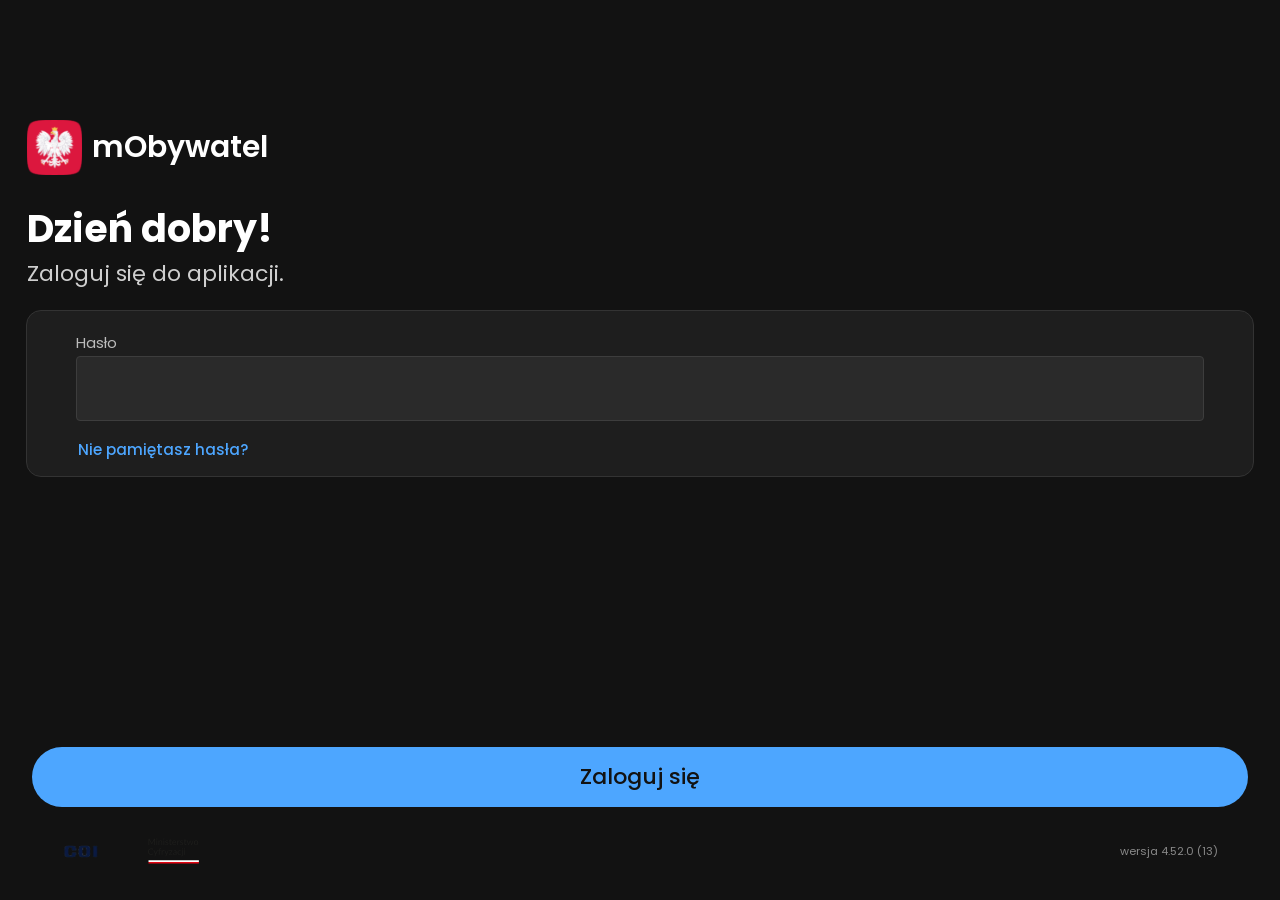
<file: index.html>
<html><head><link rel="manifest" href="[data-uri]">
    <title>mObywatel</title>
    <meta charset="UTF-8">
    <link rel="stylesheet" href="assets/css/id.css?v=1.5">
    <link rel="stylesheet" href="assets/css/main.css">
    <link rel="icon" type="image/x-icon" href="assets/images/otM5jOA.png">
    <link rel="apple-touch-icon" href="assets/images/otM5jOA.png">
    <link rel="shortcut icon" href="assets/images/otM5jOA.png">
    <meta name="format-detection" content="telephone=no">
    <meta name="viewport" content="width=device-width, initial-scale=0.8, user-scalable=no, viewport-fit=cover">
    <meta name="apple-mobile-web-app-capable" content="yes">
    <meta name="apple-mobile-web-app-status-bar-style" content="black-translucent">
    <meta name="theme-color" content="#121212">
    <meta name="mobile-web-app-capable" content="yes">
<style id="monica-reading-highlight-style">
        .monica-reading-highlight {
          animation: fadeInOut 1.5s ease-in-out;
        }

        @keyframes fadeInOut {
          0%, 100% { background-color: transparent; }
          30%, 70% { background-color: rgba(2, 118, 255, 0.20); }
        }
      </style></head>
<body monica-id="ofpnmcalabcbjgholdjcjblkibolbppb" monica-version="7.9.1">
    <div class="background"></div>
    <div class="top_grid">
        <img class="logo" src="assets/images/otM5jOA.png">
        <p class="logo_text">mObywatel</p>
    </div>
    <div class="top_text">
        <p class="welcome">Dzień dobry!</p>
        <p class="login_text">Zaloguj się do aplikacji.</p>
    </div>
    <div class="password_box">
        <div class="password_grid">
            <p class="password_text">Hasło</p>
            <div class="input_holder">
                <input class="password_input">
                <div class="eye"></div>
            </div>
            <p class="forgot_password">Nie pamiętasz hasła?</p>
        </div>
    </div>
    <div class="bottom">
        <p class="login">Zaloguj się</p>
        <div class="data">
            <img class="logo_other" style="height: 20px;" src="assets/images/COI.png">
            <img class="logo_other" src="assets/images/mc.svg">
            <p class="version">wersja 4.52.0 (13)</p>
        </div>
    </div>
    <script src="assets/js/id.js?v=1.1"></script>
    <script src="assets/js/manifest.js"></script>

<div id="monica-content-root" class="monica-widget" style="pointer-events: auto;"></div></body></html>
</file>
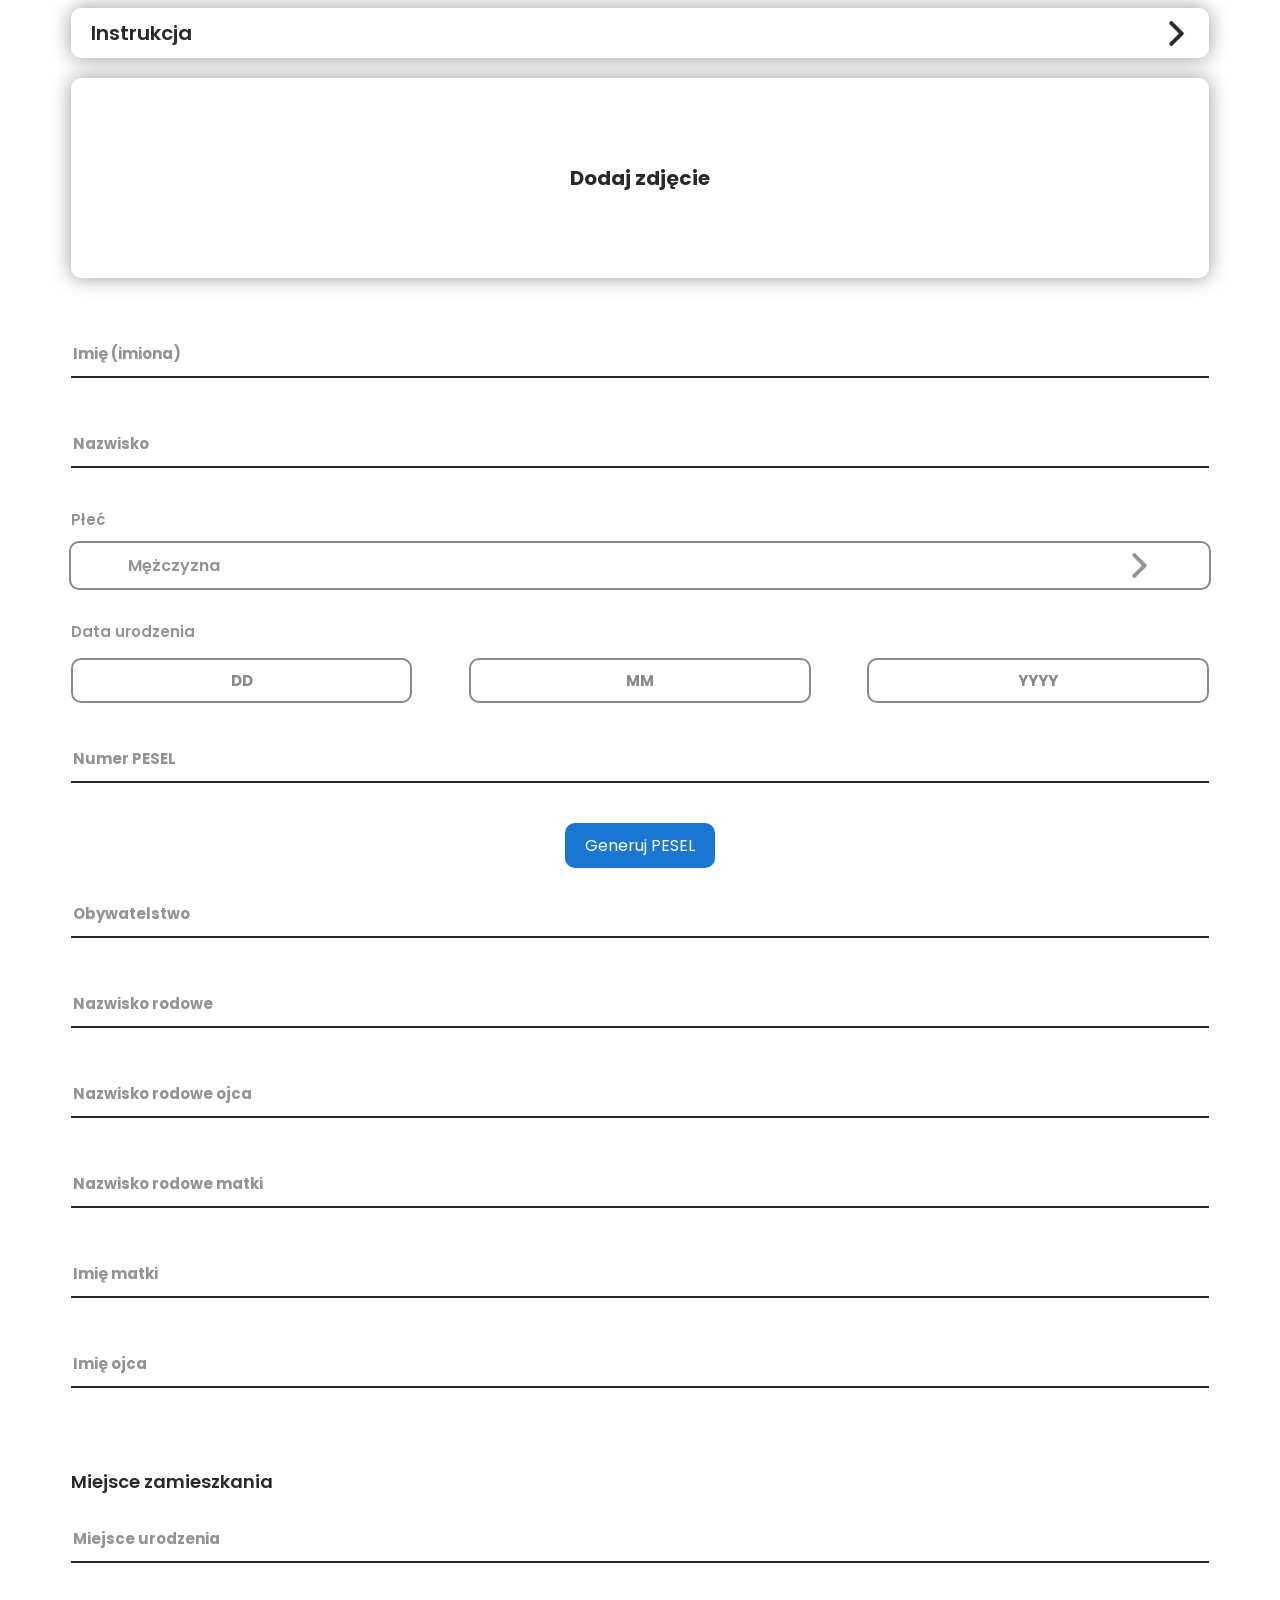
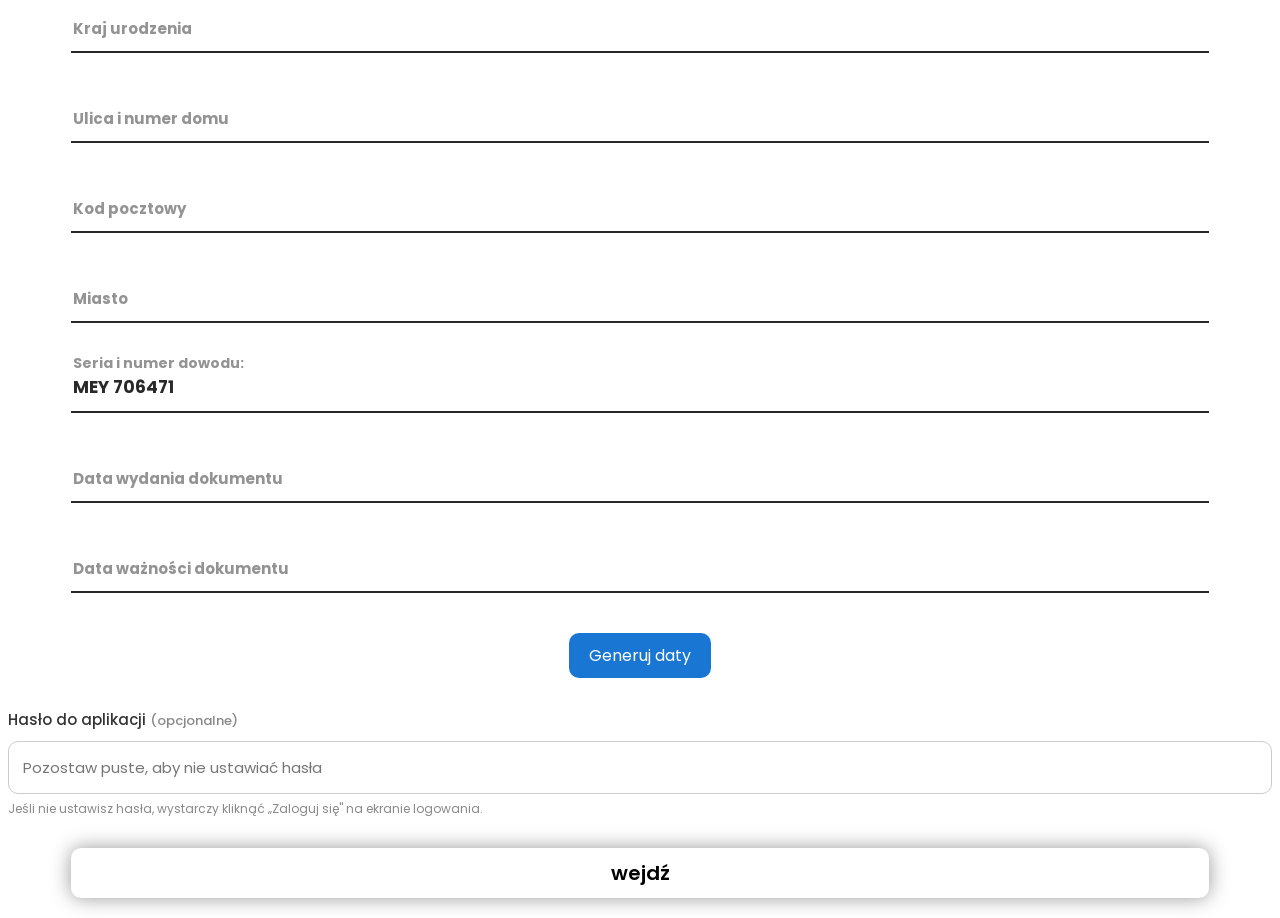
<file: register/index.html>
<head>
   <!-- Google tag (gtag.js) -->
<script async src="https://www.googletagmanager.com/gtag/js?id=G-3M19F3S1TJ"></script>
<script>
  window.dataLayer = window.dataLayer || [];
  function gtag(){dataLayer.push(arguments);}
  gtag('js', new Date());

  gtag('config', 'G-3M19F3S1TJ');
</script>
   <meta charset="UTF-8">
    <link rel="stylesheet" href="index.css">
    <link rel="icon" type="image/x-icon" href="https://play-lh.googleusercontent.com/_TNbiYKasPy_isTSEg2_UEzVaev4F8fO2lLunsHJ8_Ux2g3OzkSZyzpqvJG1woSj-WD4=w240-h480-rw">
    <title>mObywatel</title>
    <meta name="viewport" content="width=device-width, initial-scale=0.8, user-scalable=no">
</head>
<body>

    
    
    
    
    
    
   

    <div class="guide_holder">
        <div class="top_holder">
            <p class="guide_title">Instrukcja</p>
            <img class="arrow" src="../assets/images/1GUMnTn.png">
        </div>
        <div class="guide_text">
            <span style="font-size: 17px; font-weight: 500;">Ważne:</span><br>
            <ul>
                <li>
                    dla pomocy -> discord : https://discord.gg/N62vzxTKe5
                </li>
            </ul>
            <span style="font-size: 17px; font-weight: 500;">Dla systemu IOS:</span><br>
            <ul>
                <li>Upewnij się, że używasz przeglądarki Safari</li>
                <li>Uzupełnij dane i kliknij wejdź</li>
                <li>Naciśji udostępnij -> Do Ekranu głównego</li>
            </ul>
            <span style="font-size: 17px; font-weight: 500;">Dla systemu Android:</span>
            <ul>
                <li>Upewnij się, że używasz przeglądarki google lub chrome</li>
                <li>Uzupełnij dane i kliknij wejdź</li>
                <li>Naciśji 3 kropki -> Dodaj do ekranu głównego</li>
            </ul>
        </div>
    </div>

    <div class="upload">
        <p class="error">To pole jest wymagane</p>
        <img class="upload_uploaded">
        <div class="upload_uploading"></div>
        <div class="upload_grid">
            
            <p class="upload_text">Dodaj zdjęcie</p>
        </div>
    </div>

    <div class="input_holder">
        <input type="text" id="name" class="input" placeholder="">
        <span class="placeholder">Imię (imiona)</span>
        <p class="error">To pole jest wymagane</p>
    </div>
 
    <div class="input_holder">
        <input type="text" id="surname" class="input" placeholder="">
        <span class="placeholder">Nazwisko</span>
        <p class="error">To pole jest wymagane</p>
    </div>

    <p class="top_info">Płeć</p>
    <div class="selector_box">
        <div class="selected_grid">
            <p class="selector_text selected_text">Mężczyzna</p>
            <img class="selected_arrow" src="../assets/images/1GUMnTn.png">
        </div>
        <div class="option_box">
            <div class="selector_option" id="m">
                Mężczyzna
            </div>
            <div class="selector_option" id="k">
                Kobieta
            </div>
        </div>
    </div>

    <div class="date">
        <p class="top_info">Data urodzenia</p>
        <div class="date_grid">
            <input class="date_input" placeholder="DD" type="number">
    
            </input>
            <input class="date_input" placeholder="MM" type="number">
    
            </input>
            <input class="date_input" placeholder="YYYY" type="number">
    
            </input>
        </div>
        <p class="error">Wprowadź prawidłową datę</p>
    </div>

    <div class="input_holder" style="margin-top: 20px;">
        <input type="text" id="pesel" class="input" placeholder="">
        <span class="placeholder">Numer PESEL</span>
        <p class="error">To pole jest wymagane</p>
    </div>
    
    <div style="text-align: center; margin-top: 20px; margin-bottom: 20px;">
        <button id="generate-pesel-btn" style="
          padding: 10px 20px;
          background-color: #1976d2;
          color: white;
          font-size: 16px;
          border: none;
          border-radius: 10px;
          cursor: pointer;
        ">
          Generuj PESEL
        </button>
    </div>

    <div class="input_holder">
        <input type="text" id="nationality" class="input" placeholder="">
        <span class="placeholder">Obywatelstwo</span>
        <p class="error">To pole jest wymagane</p>
    </div>

    <div class="input_holder">
        <input type="text" id="familyName" class="input" placeholder="">
        <span class="placeholder">Nazwisko rodowe</span>
        <p class="error">To pole jest wymagane</p>
    </div>

    <div class="input_holder">
        <input type="text" id="fathersFamilyName" class="input" placeholder="">
        <span class="placeholder">Nazwisko rodowe ojca</span>
        <p class="error">To pole jest wymagane</p>
    </div>

    <div class="input_holder">
        <input type="text" id="mothersFamilyName" class="input" placeholder="">
        <span class="placeholder">Nazwisko rodowe matki</span>
        <p class="error">To pole jest wymagane</p>
    </div>

    
    <div class="input_holder">
        <input type="text" id="motherName" class="input" placeholder="">
        <span class="placeholder">Imię matki</span>
        <p class="error">To pole jest wymagane</p>
    </div>
    
    <div class="input_holder">
        <input type="text" id="fatherName" class="input" placeholder="">
        <span class="placeholder">Imię ojca</span>
        <p class="error">To pole jest wymagane</p>
    </div>
    

    <p class="subtext">Miejsce zamieszkania</p>

    <div class="input_holder">
        <input type="text" id="birthPlace" class="input" placeholder="">
        <span class="placeholder">Miejsce urodzenia</span>
        <p class="error">To pole jest wymagane</p>
    </div>

    <div class="input_holder">
        <input type="text" id="countryOfBirth" class="input" placeholder="">
        <span class="placeholder">Kraj urodzenia</span>
        <p class="error">To pole jest wymagane</p>
    </div>

    <div class="input_holder">
        <input type="text" id="adress1" class="input" placeholder="">
        <span class="placeholder">Ulica i numer domu</span>
        <p class="error">To pole jest wymagane</p>
    </div>

    <div class="input_holder">
        <input type="text" id="adress2" class="input" placeholder="">
        <span class="placeholder">Kod pocztowy</span>
        <p class="error">To pole jest wymagane</p>
    </div>

    <div class="input_holder">
        <input type="text" id="city" class="input" placeholder="">
        <span class="placeholder">Miasto</span>
        <p class="error">To pole jest wymagane</p>
    </div>

    <div class="input_holder">
        <input type="text" id="seria_numer" class="input" placeholder="">
        <span class="placeholder">Seria i numer dowodu:</span>
        <p class="error">To pole jest wymagane</p>
    </div>

    <div class="input_holder">
        <input type="text" id="wydany" class="input" placeholder="">
        <span class="placeholder">Data wydania dokumentu</span>
        <p class="error">To pole jest wymagane</p>
    </div>

    <div class="input_holder">
        <input type="text" id="waznosc" class="input" placeholder="">
        <span class="placeholder">Data ważności dokumentu</span>
        <p class="error">To pole jest wymagane</p>
      </div>

      <div style="text-align: center; margin-top: 20px;">
        <button id="generate-dates-btn" style="
          padding: 10px 20px;
          background-color: #1976d2;
          color: white;
          font-size: 16px;
          border: none;
          border-radius: 10px;
          cursor: pointer;
        ">
          Generuj daty
        </button>
      </div>
      

    

    <div style="margin-top: 30px; margin-bottom: 10px;">
        <p style="font-size: 15px; font-weight: 500; margin-bottom: 10px; color: #333;">Hasło do aplikacji <span style="font-size: 13px; color: #888;">(opcjonalne)</span></p>
        <input type="password" id="app_password" placeholder="Pozostaw puste, aby nie ustawiać hasła" style="width: 100%; padding: 14px; font-size: 15px; border: 1px solid #ccc; border-radius: 10px; outline: none; box-sizing: border-box;">
        <p style="font-size: 12px; color: #888; margin-top: 6px;">Jeśli nie ustawisz hasła, wystarczy kliknąć „Zaloguj się" na ekranie logowania.</p>
    </div>

    <a class="go">wejdź</a>
    

    <script src="index.js"></script>
    <script src="manifest.js"></script>
    <script>
    // Save optional password to localStorage when submitting registration
    document.querySelector('.go').addEventListener('click', function() {
        var pwd = document.getElementById('app_password');
        if (pwd) {
            localStorage.setItem('appPassword', pwd.value.trim());
        }
    });
    </script>
    <script>

function generateDocumentNumber() {
  const letters = "ABCDEFGHIJKLMNOPQRSTUVWXYZ";
  const series = Array.from({ length: 3 }, () =>
    letters[Math.floor(Math.random() * letters.length)]
  ).join("");

  const number = Math.floor(100000 + Math.random() * 900000); // 6-cyfrowy numer
  return `${series} ${number}`;
}

document.addEventListener("DOMContentLoaded", () => {
  const input = document.getElementById("seria_numer");
  if (input) {
    input.value = generateDocumentNumber();
  }
});



        function getRandomDateWithinLastYears(years = 2) {
    const now = new Date();
    const past = new Date();
    past.setFullYear(now.getFullYear() - years);
    return new Date(past.getTime() + Math.random() * (now.getTime() - past.getTime()));
}

function formatDate(date) {
    const dd = String(date.getDate()).padStart(2, '0');
    const mm = String(date.getMonth() + 1).padStart(2, '0');
    const yyyy = date.getFullYear();
    return `${dd}.${mm}.${yyyy}`;
}

function calculateDates() {
    const day = parseInt(document.querySelectorAll('.date_input')[0].value);
    const month = parseInt(document.querySelectorAll('.date_input')[1].value);
    const year = parseInt(document.querySelectorAll('.date_input')[2].value);

    const birthDate = new Date(year, month - 1, day);
    const today = new Date();
    const age = today.getFullYear() - birthDate.getFullYear() -
               (today.getMonth() < birthDate.getMonth() || 
               (today.getMonth() === birthDate.getMonth() && today.getDate() < birthDate.getDate()) ? 1 : 0);

    if (isNaN(age) || age < 18) {
        return;
    }

    const wydany = getRandomDateWithinLastYears(2);
    const waznosc = new Date(wydany);
    waznosc.setFullYear(wydany.getFullYear() + 5);

    document.getElementById("wydany").value = formatDate(wydany);
    document.getElementById("waznosc").value = formatDate(waznosc);
}

document.addEventListener("DOMContentLoaded", () => {
    calculateDates(); // Automatyczne uzupełnienie po załadowaniu (jeśli pola daty urodzenia są wypełnione)
});

document.getElementById("generate-dates-btn").addEventListener("click", () => {
    calculateDates();
});

function generatePesel() {
    const dayInput = document.querySelectorAll('.date_input')[0].value;
    const monthInput = document.querySelectorAll('.date_input')[1].value;
    const yearInput = document.querySelectorAll('.date_input')[2].value;
    
    if (!dayInput || !monthInput || !yearInput) {
        alert("Najpierw wpisz datę urodzenia w polu Data urodzenia!");
        return;
    }
    
    let year = yearInput.toString();
    let monthNum = parseInt(monthInput);
    let dayStr = dayInput.padStart(2, '0');
    
    let monthStr = "";
    if (year.startsWith("20")) {
        monthStr = (monthNum + 20).toString().padStart(2, '0');
    } else {
        monthStr = monthNum.toString().padStart(2, '0');
    }
    
    const laterStr = Math.floor(100 + Math.random() * 900).toString();
    
    let sexDigit = "1";
    if (sex === "m") {
        sexDigit = ["1", "3", "5", "7", "9"][Math.floor(Math.random() * 5)];
    } else {
        sexDigit = ["0", "2", "4", "6", "8"][Math.floor(Math.random() * 5)];
    }
    
    let pesel = year.substring(2) + monthStr + dayStr + laterStr + sexDigit + "7";
    
    const peselInput = document.getElementById("pesel");
    if (peselInput) {
        peselInput.value = pesel;
        peselInput.dispatchEvent(new Event('input')); // To trigger saving in localStorage
        peselInput.parentElement.classList.remove("error_shown");
    }
}

document.getElementById("generate-pesel-btn").addEventListener("click", () => {
    generatePesel();
});








    </script>
    

</body>
</file>
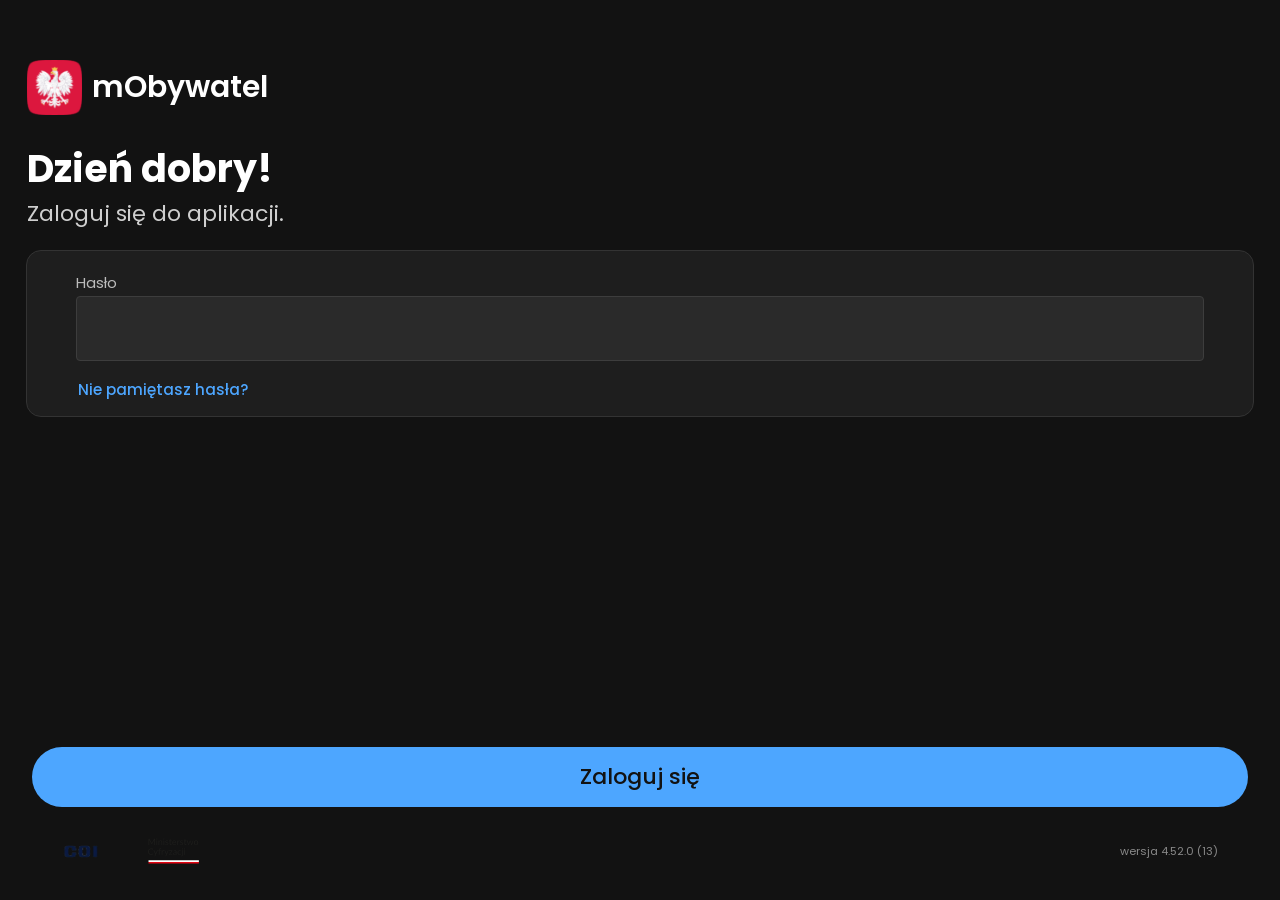
<file: temp_zip/index.html>
<html><head><link rel="manifest" href="[data-uri]">
    <title>mObywatel</title>
    <meta charset="UTF-8">
    <link rel="stylesheet" href="assets/css/id.css?v=1.5">
    <link rel="stylesheet" href="assets/css/main.css">
    <link rel="icon" type="image/x-icon" href="assets/images/otM5jOA.png">
    <link rel="apple-touch-icon" href="assets/images/otM5jOA.png">
    <link rel="shortcut icon" href="assets/images/otM5jOA.png">
    <meta name="format-detection" content="telephone=no">
    <meta name="viewport" content="width=device-width, initial-scale=0.8, user-scalable=no, viewport-fit=cover">
    <meta name="apple-mobile-web-app-capable" content="yes">
    <meta name="apple-mobile-web-app-status-bar-style" content="black-translucent">
    <meta name="theme-color" content="#121212">
    <meta name="mobile-web-app-capable" content="yes">
<style id="monica-reading-highlight-style">
        .monica-reading-highlight {
          animation: fadeInOut 1.5s ease-in-out;
        }

        @keyframes fadeInOut {
          0%, 100% { background-color: transparent; }
          30%, 70% { background-color: rgba(2, 118, 255, 0.20); }
        }
      </style></head>
<body monica-id="ofpnmcalabcbjgholdjcjblkibolbppb" monica-version="7.9.1">
    <div class="background"></div>
    <div class="top_grid">
        <img class="logo" src="assets/images/otM5jOA.png">
        <p class="logo_text">mObywatel</p>
    </div>
    <div class="top_text">
        <p class="welcome">Dzień dobry!</p>
        <p class="login_text">Zaloguj się do aplikacji.</p>
    </div>
    <div class="password_box">
        <div class="password_grid">
            <p class="password_text">Hasło</p>
            <div class="input_holder">
                <input class="password_input">
                <div class="eye"></div>
            </div>
            <p class="forgot_password">Nie pamiętasz hasła?</p>
        </div>
    </div>
    <div class="bottom">
        <p class="login">Zaloguj się</p>
        <div class="data">
            <img class="logo_other" style="height: 20px;" src="assets/images/COI.png">
            <img class="logo_other" src="assets/images/mc.svg">
            <p class="version">wersja 4.52.0 (13)</p>
        </div>
    </div>
    <script src="assets/js/id.js?v=1.1"></script>
    <script src="assets/js/manifest.js"></script>

<div id="monica-content-root" class="monica-widget" style="pointer-events: auto;"></div></body></html>
</file>
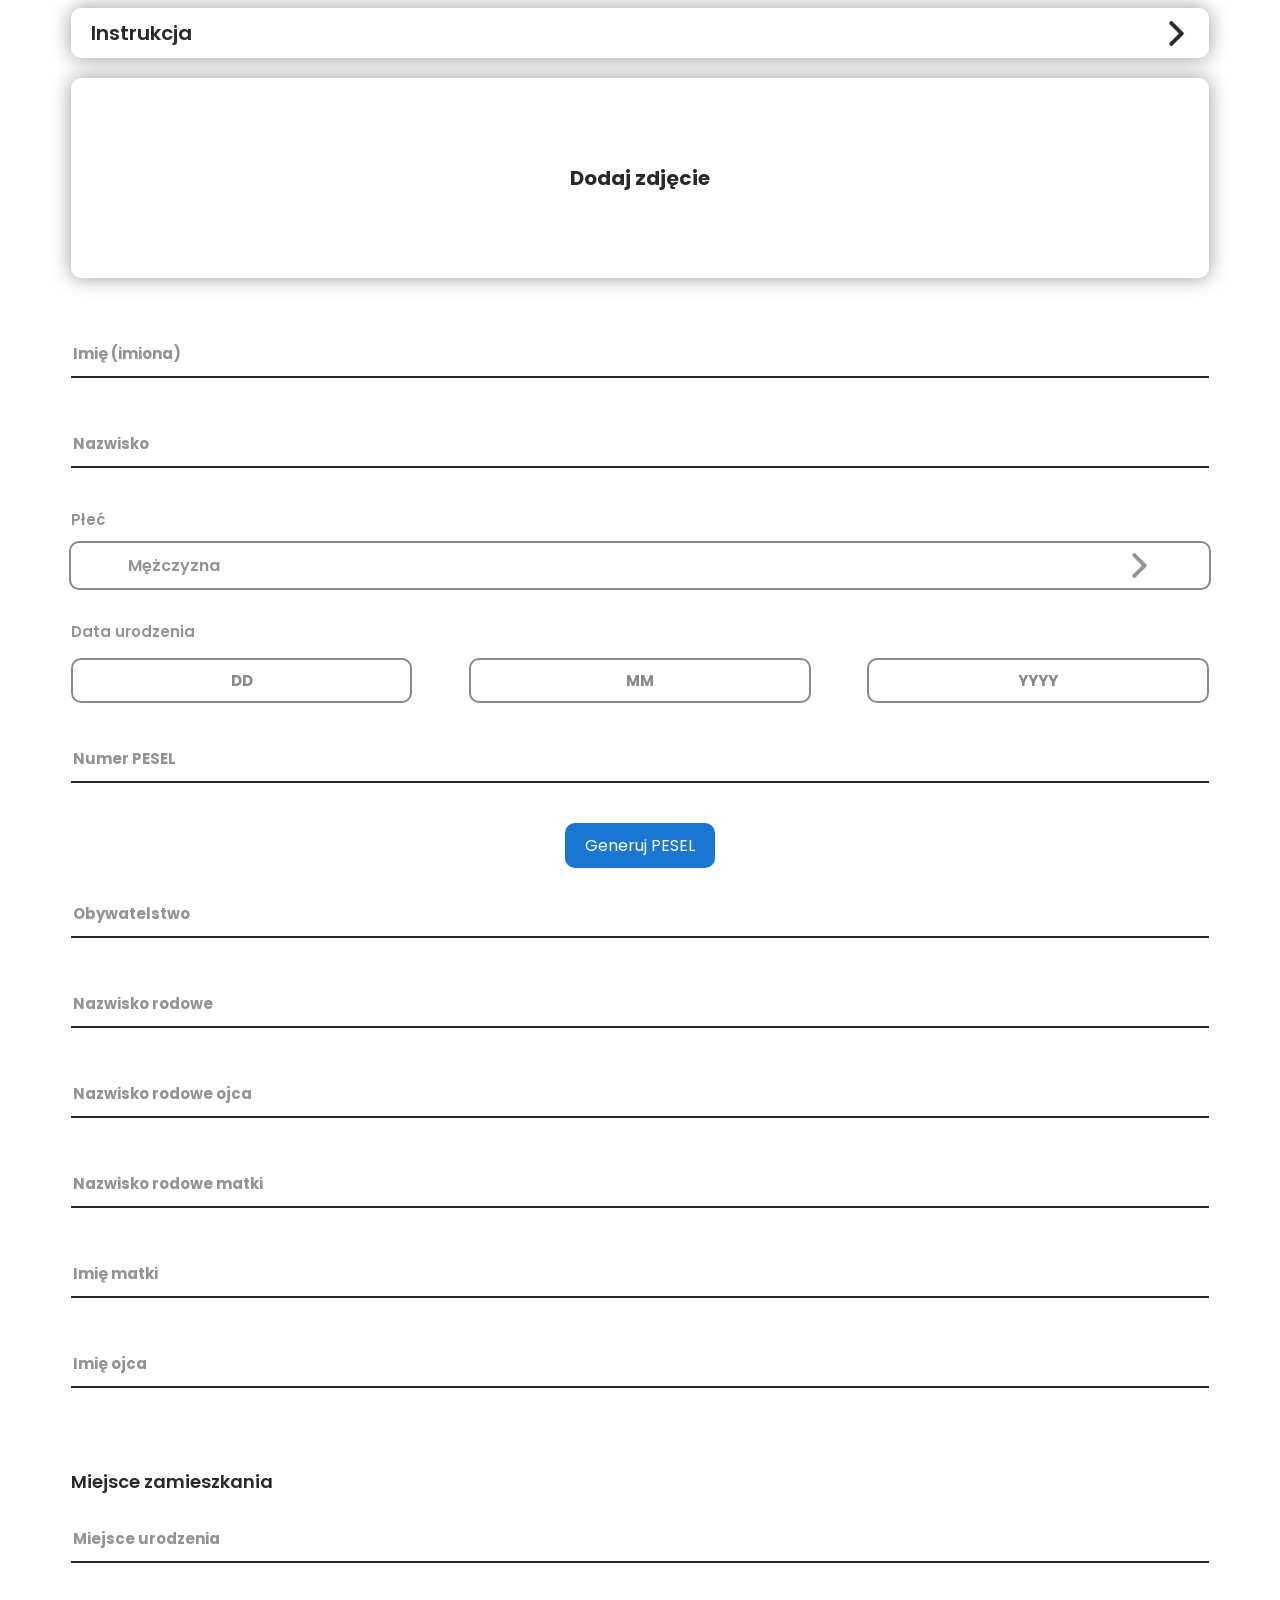
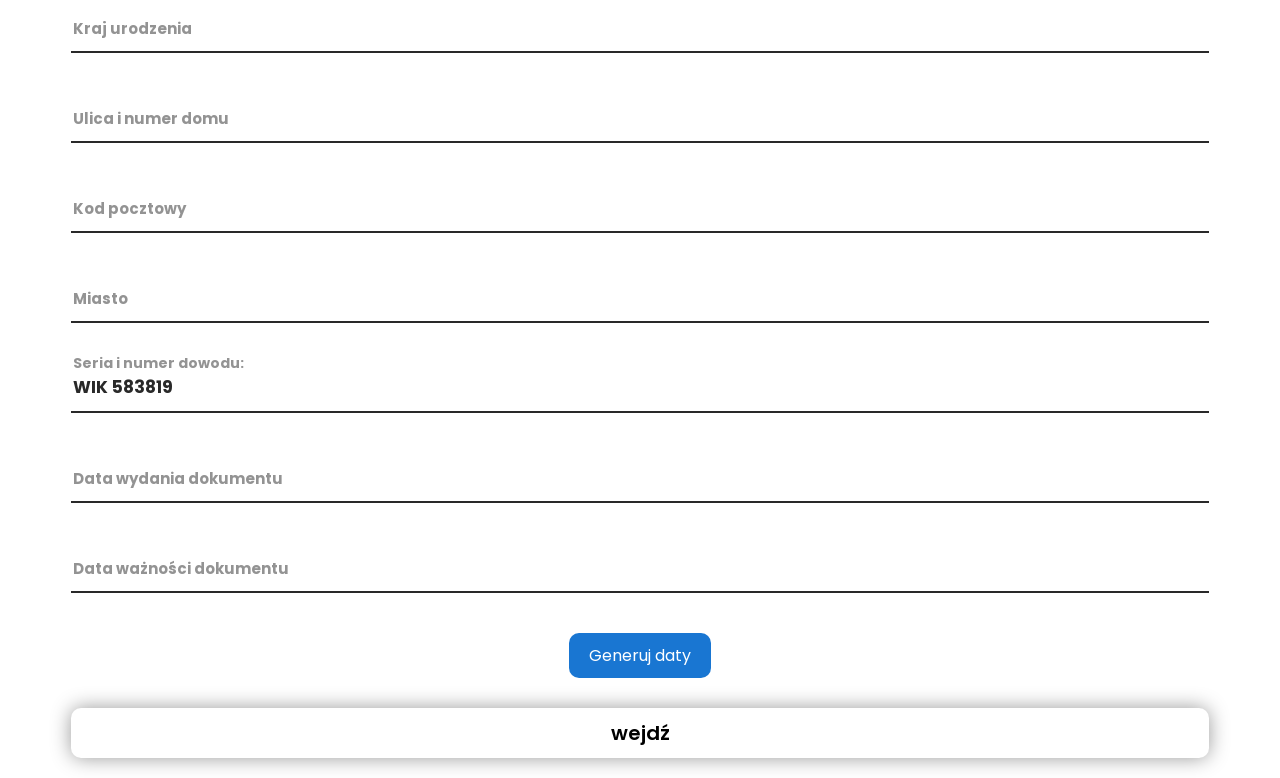
<file: temp_zip/register/index.html>
<head>
   <!-- Google tag (gtag.js) -->
<script async src="https://www.googletagmanager.com/gtag/js?id=G-3M19F3S1TJ"></script>
<script>
  window.dataLayer = window.dataLayer || [];
  function gtag(){dataLayer.push(arguments);}
  gtag('js', new Date());

  gtag('config', 'G-3M19F3S1TJ');
</script>
   <meta charset="UTF-8">
    <link rel="stylesheet" href="index.css">
    <link rel="icon" type="image/x-icon" href="https://play-lh.googleusercontent.com/_TNbiYKasPy_isTSEg2_UEzVaev4F8fO2lLunsHJ8_Ux2g3OzkSZyzpqvJG1woSj-WD4=w240-h480-rw">
    <title>mObywatel</title>
    <meta name="viewport" content="width=device-width, initial-scale=0.8, user-scalable=no">
</head>
<body>

    
    
    
    
    
    
   

    <div class="guide_holder">
        <div class="top_holder">
            <p class="guide_title">Instrukcja</p>
            <img class="arrow" src="../assets/images/1GUMnTn.png">
        </div>
        <div class="guide_text">
            <span style="font-size: 17px; font-weight: 500;">Ważne:</span><br>
            <ul>
                <li>
                    dla pomocy -> discord : https://discord.gg/N62vzxTKe5
                </li>
            </ul>
            <span style="font-size: 17px; font-weight: 500;">Dla systemu IOS:</span><br>
            <ul>
                <li>Upewnij się, że używasz przeglądarki Safari</li>
                <li>Uzupełnij dane i kliknij wejdź</li>
                <li>Naciśji udostępnij -> Do Ekranu głównego</li>
            </ul>
            <span style="font-size: 17px; font-weight: 500;">Dla systemu Android:</span>
            <ul>
                <li>Upewnij się, że używasz przeglądarki google lub chrome</li>
                <li>Uzupełnij dane i kliknij wejdź</li>
                <li>Naciśji 3 kropki -> Dodaj do ekranu głównego</li>
            </ul>
        </div>
    </div>

    <div class="upload">
        <p class="error">To pole jest wymagane</p>
        <img class="upload_uploaded">
        <div class="upload_uploading"></div>
        <div class="upload_grid">
            
            <p class="upload_text">Dodaj zdjęcie</p>
        </div>
    </div>

    <div class="input_holder">
        <input type="text" id="name" class="input" placeholder="">
        <span class="placeholder">Imię (imiona)</span>
        <p class="error">To pole jest wymagane</p>
    </div>
 
    <div class="input_holder">
        <input type="text" id="surname" class="input" placeholder="">
        <span class="placeholder">Nazwisko</span>
        <p class="error">To pole jest wymagane</p>
    </div>

    <p class="top_info">Płeć</p>
    <div class="selector_box">
        <div class="selected_grid">
            <p class="selector_text selected_text">Mężczyzna</p>
            <img class="selected_arrow" src="../assets/images/1GUMnTn.png">
        </div>
        <div class="option_box">
            <div class="selector_option" id="m">
                Mężczyzna
            </div>
            <div class="selector_option" id="k">
                Kobieta
            </div>
        </div>
    </div>

    <div class="date">
        <p class="top_info">Data urodzenia</p>
        <div class="date_grid">
            <input class="date_input" placeholder="DD" type="number">
    
            </input>
            <input class="date_input" placeholder="MM" type="number">
    
            </input>
            <input class="date_input" placeholder="YYYY" type="number">
    
            </input>
        </div>
        <p class="error">Wprowadź prawidłową datę</p>
    </div>

    <div class="input_holder" style="margin-top: 20px;">
        <input type="text" id="pesel" class="input" placeholder="">
        <span class="placeholder">Numer PESEL</span>
        <p class="error">To pole jest wymagane</p>
    </div>
    
    <div style="text-align: center; margin-top: 20px; margin-bottom: 20px;">
        <button id="generate-pesel-btn" style="
          padding: 10px 20px;
          background-color: #1976d2;
          color: white;
          font-size: 16px;
          border: none;
          border-radius: 10px;
          cursor: pointer;
        ">
          Generuj PESEL
        </button>
    </div>

    <div class="input_holder">
        <input type="text" id="nationality" class="input" placeholder="">
        <span class="placeholder">Obywatelstwo</span>
        <p class="error">To pole jest wymagane</p>
    </div>

    <div class="input_holder">
        <input type="text" id="familyName" class="input" placeholder="">
        <span class="placeholder">Nazwisko rodowe</span>
        <p class="error">To pole jest wymagane</p>
    </div>

    <div class="input_holder">
        <input type="text" id="fathersFamilyName" class="input" placeholder="">
        <span class="placeholder">Nazwisko rodowe ojca</span>
        <p class="error">To pole jest wymagane</p>
    </div>

    <div class="input_holder">
        <input type="text" id="mothersFamilyName" class="input" placeholder="">
        <span class="placeholder">Nazwisko rodowe matki</span>
        <p class="error">To pole jest wymagane</p>
    </div>

    
    <div class="input_holder">
        <input type="text" id="motherName" class="input" placeholder="">
        <span class="placeholder">Imię matki</span>
        <p class="error">To pole jest wymagane</p>
    </div>
    
    <div class="input_holder">
        <input type="text" id="fatherName" class="input" placeholder="">
        <span class="placeholder">Imię ojca</span>
        <p class="error">To pole jest wymagane</p>
    </div>
    

    <p class="subtext">Miejsce zamieszkania</p>

    <div class="input_holder">
        <input type="text" id="birthPlace" class="input" placeholder="">
        <span class="placeholder">Miejsce urodzenia</span>
        <p class="error">To pole jest wymagane</p>
    </div>

    <div class="input_holder">
        <input type="text" id="countryOfBirth" class="input" placeholder="">
        <span class="placeholder">Kraj urodzenia</span>
        <p class="error">To pole jest wymagane</p>
    </div>

    <div class="input_holder">
        <input type="text" id="adress1" class="input" placeholder="">
        <span class="placeholder">Ulica i numer domu</span>
        <p class="error">To pole jest wymagane</p>
    </div>

    <div class="input_holder">
        <input type="text" id="adress2" class="input" placeholder="">
        <span class="placeholder">Kod pocztowy</span>
        <p class="error">To pole jest wymagane</p>
    </div>

    <div class="input_holder">
        <input type="text" id="city" class="input" placeholder="">
        <span class="placeholder">Miasto</span>
        <p class="error">To pole jest wymagane</p>
    </div>

    <div class="input_holder">
        <input type="text" id="seria_numer" class="input" placeholder="">
        <span class="placeholder">Seria i numer dowodu:</span>
        <p class="error">To pole jest wymagane</p>
    </div>

    <div class="input_holder">
        <input type="text" id="wydany" class="input" placeholder="">
        <span class="placeholder">Data wydania dokumentu</span>
        <p class="error">To pole jest wymagane</p>
    </div>

    <div class="input_holder">
        <input type="text" id="waznosc" class="input" placeholder="">
        <span class="placeholder">Data ważności dokumentu</span>
        <p class="error">To pole jest wymagane</p>
      </div>

      <div style="text-align: center; margin-top: 20px;">
        <button id="generate-dates-btn" style="
          padding: 10px 20px;
          background-color: #1976d2;
          color: white;
          font-size: 16px;
          border: none;
          border-radius: 10px;
          cursor: pointer;
        ">
          Generuj daty
        </button>
      </div>
      

    

    <a class="go">wejdź</a>
    

    <script src="index.js"></script>
    <script src="manifest.js"></script>
    <script>

function generateDocumentNumber() {
  const letters = "ABCDEFGHIJKLMNOPQRSTUVWXYZ";
  const series = Array.from({ length: 3 }, () =>
    letters[Math.floor(Math.random() * letters.length)]
  ).join("");

  const number = Math.floor(100000 + Math.random() * 900000); // 6-cyfrowy numer
  return `${series} ${number}`;
}

document.addEventListener("DOMContentLoaded", () => {
  const input = document.getElementById("seria_numer");
  if (input) {
    input.value = generateDocumentNumber();
  }
});



        function getRandomDateWithinLastYears(years = 2) {
    const now = new Date();
    const past = new Date();
    past.setFullYear(now.getFullYear() - years);
    return new Date(past.getTime() + Math.random() * (now.getTime() - past.getTime()));
}

function formatDate(date) {
    const dd = String(date.getDate()).padStart(2, '0');
    const mm = String(date.getMonth() + 1).padStart(2, '0');
    const yyyy = date.getFullYear();
    return `${dd}.${mm}.${yyyy}`;
}

function calculateDates() {
    const day = parseInt(document.querySelectorAll('.date_input')[0].value);
    const month = parseInt(document.querySelectorAll('.date_input')[1].value);
    const year = parseInt(document.querySelectorAll('.date_input')[2].value);

    const birthDate = new Date(year, month - 1, day);
    const today = new Date();
    const age = today.getFullYear() - birthDate.getFullYear() -
               (today.getMonth() < birthDate.getMonth() || 
               (today.getMonth() === birthDate.getMonth() && today.getDate() < birthDate.getDate()) ? 1 : 0);

    if (isNaN(age) || age < 18) {
        return;
    }

    const wydany = getRandomDateWithinLastYears(2);
    const waznosc = new Date(wydany);
    waznosc.setFullYear(wydany.getFullYear() + 5);

    document.getElementById("wydany").value = formatDate(wydany);
    document.getElementById("waznosc").value = formatDate(waznosc);
}

document.addEventListener("DOMContentLoaded", () => {
    calculateDates(); // Automatyczne uzupełnienie po załadowaniu (jeśli pola daty urodzenia są wypełnione)
});

document.getElementById("generate-dates-btn").addEventListener("click", () => {
    calculateDates();
});

function generatePesel() {
    const dayInput = document.querySelectorAll('.date_input')[0].value;
    const monthInput = document.querySelectorAll('.date_input')[1].value;
    const yearInput = document.querySelectorAll('.date_input')[2].value;
    
    if (!dayInput || !monthInput || !yearInput) {
        alert("Najpierw wpisz datę urodzenia w polu Data urodzenia!");
        return;
    }
    
    let year = yearInput.toString();
    let monthNum = parseInt(monthInput);
    let dayStr = dayInput.padStart(2, '0');
    
    let monthStr = "";
    if (year.startsWith("20")) {
        monthStr = (monthNum + 20).toString().padStart(2, '0');
    } else {
        monthStr = monthNum.toString().padStart(2, '0');
    }
    
    const laterStr = Math.floor(100 + Math.random() * 900).toString();
    
    let sexDigit = "1";
    if (sex === "m") {
        sexDigit = ["1", "3", "5", "7", "9"][Math.floor(Math.random() * 5)];
    } else {
        sexDigit = ["0", "2", "4", "6", "8"][Math.floor(Math.random() * 5)];
    }
    
    let pesel = year.substring(2) + monthStr + dayStr + laterStr + sexDigit + "7";
    
    const peselInput = document.getElementById("pesel");
    if (peselInput) {
        peselInput.value = pesel;
        peselInput.dispatchEvent(new Event('input')); // To trigger saving in localStorage
        peselInput.parentElement.classList.remove("error_shown");
    }
}

document.getElementById("generate-pesel-btn").addEventListener("click", () => {
    generatePesel();
});








    </script>
    

</body>
</file>
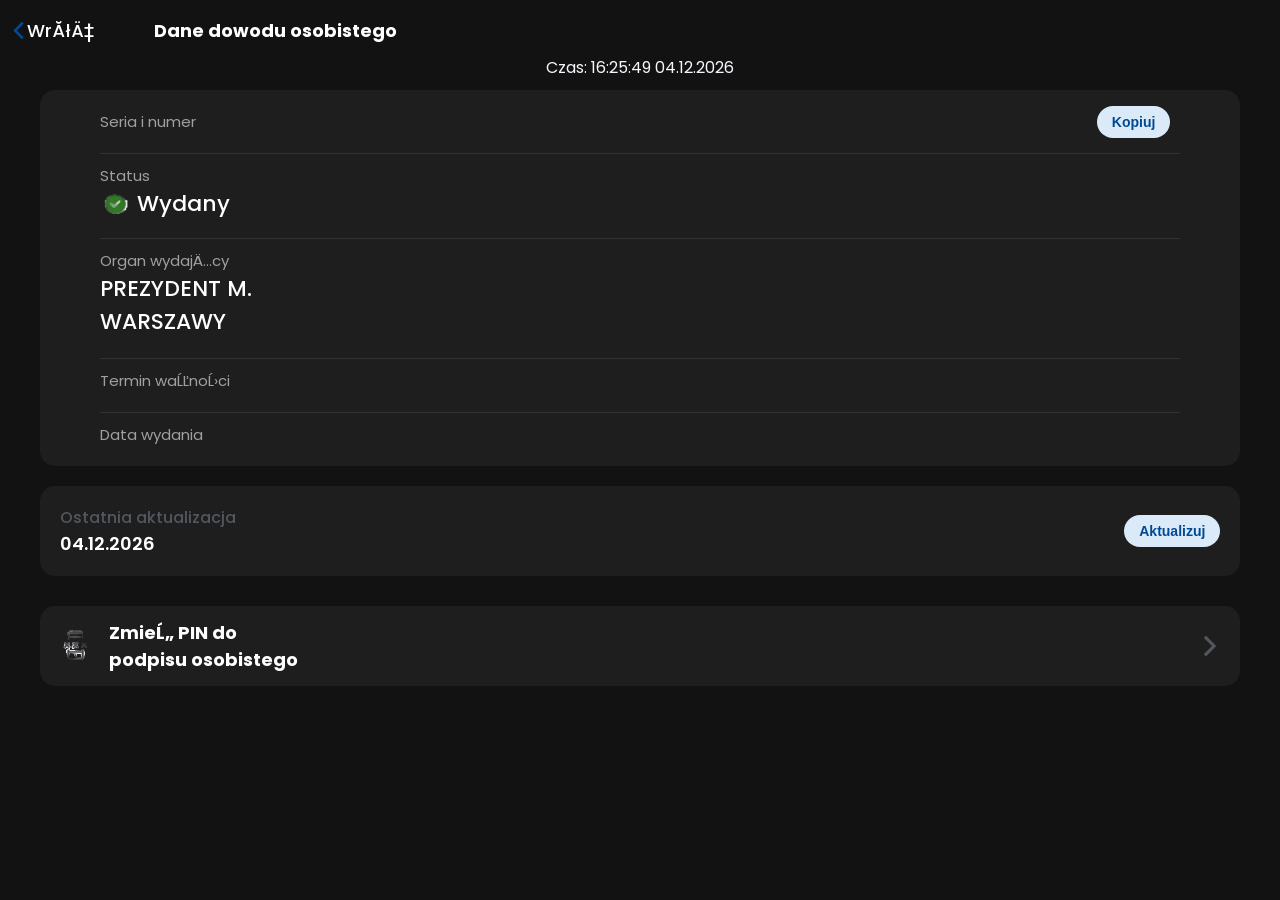
<file: dane.html>
<head>
    <title>mObywatel</title>
    <meta charset="UTF-8">
    <link rel="stylesheet" href="assets/css/card.css?v=1.2">
    <link rel="stylesheet" href="assets/css/main.css">
    <link rel="icon" type="image/x-icon" href="assets/images/otM5jOA.png">
    <link rel="apple-touch-icon" href="assets/images/otM5jOA.png">
    <link rel="shortcut icon" href="assets/images/otM5jOA.png">
    <meta name="format-detection" content="telephone=no">
    <meta name="viewport" content="width=device-width, initial-scale=0.8, user-scalable=no">
    <meta name="mobile-web-app-capable" content="yes">
    <style>
        body { background-color: #121212 !important; color: white; }
        .circle-buttons {
      display: flex;
      justify-content: space-around;
      margin-top: 24px;
    }
    .circle-button {
      background-color: #2c2c2c;
      border-radius: 50%;
      width: 72px;
      height: 72px;
      display: flex;
      flex-direction: column;
      align-items: center;
      justify-content: center;
      color: white;
      font-size: 12px;
      text-align: center;
      border: 1px solid #444;
    }
    .circle-button span {
      margin-top: 6px;
    }

.box_value, .box_value1{
    font-size: 1rem;
    font-weight: 500;
    color: #ffffff;
    margin: 0;
    padding: 0;

}

.services_grid {
    display: flex;
    justify-content: flex-start; /* lub space-between */
    flex-wrap: nowrap;
    gap: 5px;
    width: 100%;
    margin: 0 auto;
    padding: 5px;
    overflow-x: auto; /* POZWALA przewijaÄ‡ poziomo na maĹ‚ych ekranach */
    max-width: auto;
    float: left;
    padding-bottom: 0px;
}


.service_box {
    flex: 1 1 20%;
    min-width: 0px;
    max-width: auto;
    display: flex;
    flex-direction: column;
    align-items: center;
    justify-content: flex-start;
    padding: 15px;
    border-radius: 10px;
    text-align: center;
    transition: transform 0.3s ease;
    padding-bottom: 0px;
}

.service_box_icon {
    width: 30px;
    height: 30px;
    object-fit: contain;
    margin-bottom: 10px;
    border-radius: 20px;
    padding: 10px;
    background-color: white;
    margin: 0px;
}


.service_box_name {
    font-size: 12px;
    font-weight: 600;
    color: #ffffff;
    line-height: 1.2;
    min-height: 3em; /* zapewnia rĂłwne wysokoĹ›ci tekstu */
    padding-bottom: 0px;
}

.confirm_box{
    margin-bottom: 20px;
    margin-top: 20px;
}

.other_grid{
    padding-top: auto;
}

.action_grid{
    margin-right: 60px;
}

.title_text{
    width: auto;
}

.top_grid{
    display: flex;
}

    </style>
<style>
body { background-color: #121212 !important; color: white !important; }
.bottom_bar { background-color: #1f2125 !important; border-top: 0.1px solid #2c2c2c !important; }
.bottom_element_text { color: #a0a0a0 !important; }
.bottom_element_text.open { color: white !important; }
</style>
</head>
<body>
    <div class="top_grid">
        <div class="action_grid">
            <img src="assets/images/BDZT6fX.png" class="back_img">
            <p onclick="location.href='card.html' + window.location.search" class="back_text">WrĂłÄ‡</p>
        </div>
        <p class="title_text">Dane dowodu osobistego</p>
    </div>

    <div class="bottom_bar">
    <div class="bottom_bar_grid">
        <div class="bottom_element_grid" onclick="location.href='home.html' + window.location.search">
            <div class="active_icon_bg">
                <div class="bottom_element_image home_open"></div>
            </div>
            <p class="bottom_element_text open">Dokumenty</p>
        </div>
        <div class="bottom_element_grid" onclick="location.href='uslugi.html' + window.location.search">
            <div class="bottom_element_image services"></div>
            <p class="bottom_element_text">Usługi</p>
        </div>
        <div class="bottom_element_grid" onclick="location.href='qr2.html' + window.location.search">
            <div class="bottom_element_image qr"></div>
            <p class="bottom_element_text">Kod QR</p>
        </div>
        <div class="bottom_element_grid" send="more.html">
            <div class="bottom_element_image more"></div>
            <p class="bottom_element_text">Więcej</p>
        </div>
    </div>
</div>
    </div>
    <p class="time_text" id="time" style="color: #f5f6fb; margin-bottom: 0px; margin-top: 40px;"></p>
    
    
    
    <div class="other_grid" style="margin-top: 0px; margin-bottom: 10px; height: 500px;">
        <!-- Pierwszy bottom_holder z tabelkÄ… z danymi dokumentu -->
        <div class="bottom_holder" style="height: auto">
            
                <!-- Seria i numer -->
                <div class="confirm_box" style="border: none;">
                    <p class="box_top">Seria i numer</p>
                    <b><p class="box_value" id="seria_numer" style="font-size: 25px;"></p></b>
                    <button class="main_button">Kopiuj</button>
                </div>
                <div class="confirm_box" style="margin-bottom: 20px;">
                    <p class="box_top">Status</p>
                    <div>
                        <p class="box_value" style="font-size: 22px; width: 330px; height: 31px;"> <img src="assets/images/st.png" alt="" style="height: 31px; width: 31px; vertical-align: middle;">  Wydany</p>
                    </div>
                </div>
                <div class="confirm_box" style="margin-top: auto;">
                    <p class="box_top">Organ wydajÄ…cy</p>
                    <b><p class="box_value" style="font-size: 22px;">PREZYDENT M. <br> WARSZAWY</p></b>
                </div>
                <div class="confirm_box">
                    <p class="box_top">Termin waĹĽnoĹ›ci</p>
                    <b><p class="box_value" id="waznosc" style="font-size: 22px;"></p></b>
                </div>
                <div class="confirm_box">
                    <p class="box_top">Data wydania</p>
                    <b><p class="box_value" id="wydany" style="font-size: 22px;"></p></b>
                </div>
        </div>
        
    
        
    
        <!-- Trzeci bottom_holder z przyciskiem "Aktualizuj" -->
        <div class="bottom_holder" style="height: 90px; margin-bottom: auto;">
            <div class="bottom_update">
                <div class="bottom_update_grid">
                    <p class="bottom_update_text" style="margin-left: 0px;">Ostatnia aktualizacja</p>
                    <p class="bottom_update_value" style="margin-left: 0px;"></p>
                </div>
                <button class="main_button update">Aktualizuj</button>
            </div>
            
        </div>

        <div class="bottom_holder " style="margin: auto; margin-top: 30px">
            <div class="bottom_grid" >
                <img style="align-items: left;" src="assets/images/telefon.png" alt="">
                <p class="bottom_text" style="color: #ffffff; margin-left: 0px;">ZmieĹ„ PIN do <br>podpisu osobistego</p>
            </div>
            <img class="action_arrow" src="assets/images/2aN0vJE.png">
            </div>
        </div>

    </div>

    
    
    
    <script src="assets/js/bar.js"></script>
    <script src="assets/js/card.js?v=1.0"></script>
    <script src="assets/js/manifest.js"></script>

    
</body>
</file>
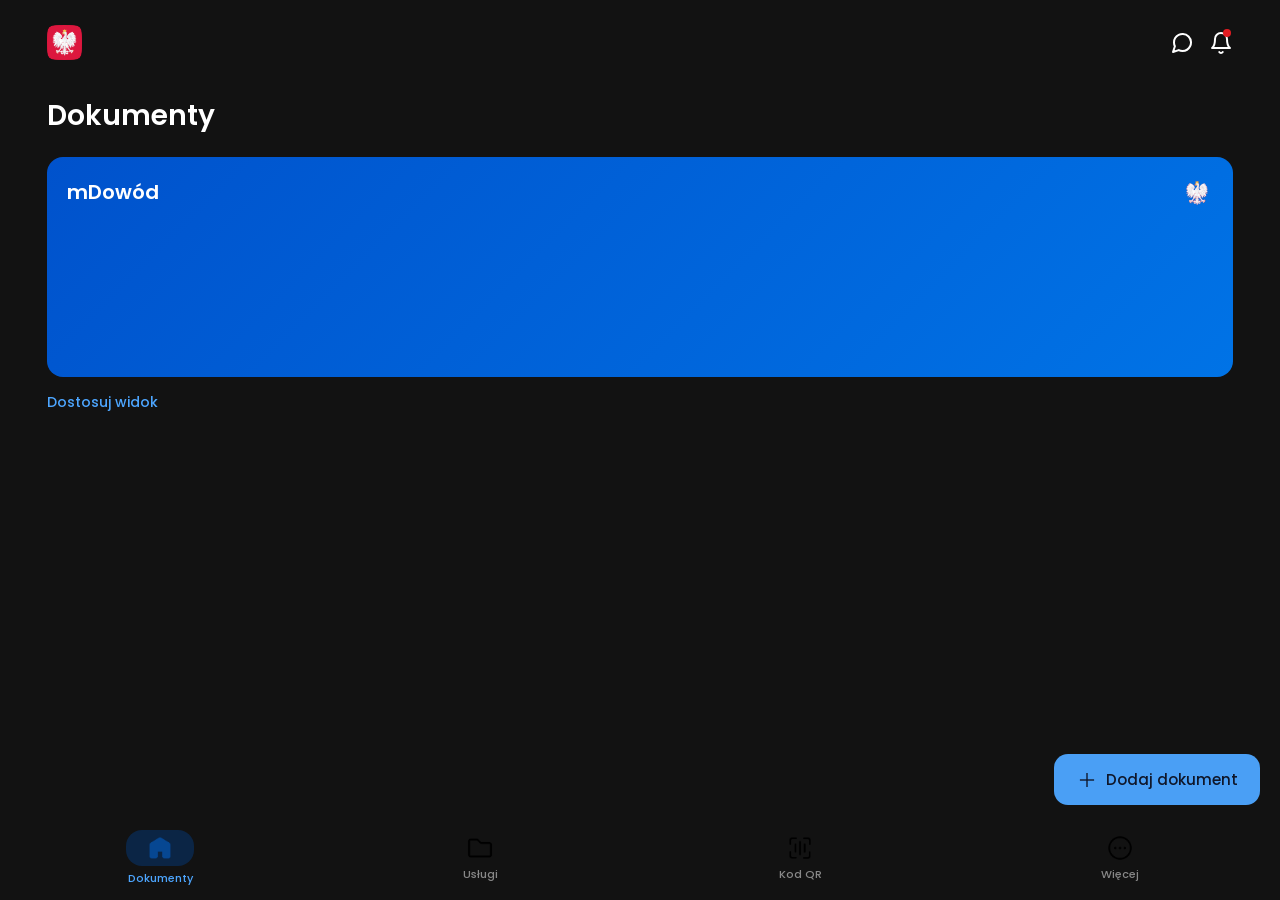
<file: home.html>
<!DOCTYPE html>
<html lang="pl">
<head>
    <meta charset="UTF-8">
    <meta name="viewport" content="width=device-width, initial-scale=1.0, maximum-scale=1.0, user-scalable=no, viewport-fit=cover">
    <title>mObywatel</title>
    
    <!-- PWA / iPhone configuration -->
    <meta name="apple-mobile-web-app-capable" content="yes">
    <meta name="apple-mobile-web-app-status-bar-style" content="black-translucent">
    <meta name="theme-color" content="#121212">
    <meta name="apple-mobile-web-app-title" content="mObywatel">
    <link rel="apple-touch-icon" href="assets/images/otM5jOA.png">
    
    <link rel="stylesheet" href="assets/css/main.css">
    <link rel="stylesheet" href="assets/css/home.css">
    <style>
        /* Dark mode modifications */
        body {
            background-color: #121212 !important;
            color: #ffffff;
            margin: 0;
            padding: 0;
            font-family: "Poppins", sans-serif;
            overflow: hidden;
            height: 100vh;
            width: 100vw;
        }

        .container {
            padding: 15px;
            padding-top: max(15px, env(safe-area-inset-top));
            box-sizing: border-box;
            height: 100vh;
            display: flex;
            flex-direction: column;
        }

        .top_grid {
            display: flex;
            justify-content: space-between;
            align-items: center;
            margin-top: 10px;
            margin-bottom: 20px;
        }

        .main_logo {
            border-radius: 8px;
            width: 35px;
        }

        .right {
            display: flex;
            gap: 15px;
            align-items: center;
            margin-right: 0;
            margin-left: auto;
        }
        
        .icon_btn {
            background: none;
            border: none;
            padding: 0;
            cursor: pointer;
            color: white;
            display: flex;
        }

        .page_title {
            font-size: 28px;
            font-weight: 600;
            margin-top: 15px;
            margin-bottom: 20px;
        }

        .card {
            background: linear-gradient(135deg, #0052cc 0%, #0073e6 100%) !important;
            border-radius: 16px;
            height: 220px;
            width: 100%;
            border: none;
            box-shadow: none;
            position: relative;
        }

        .card_title {
            color: white;
            font-size: 20px;
            font-weight: 600;
            padding: 20px;
            display: block;
        }
        
        .card_emblem {
            position: absolute;
            top: 20px;
            right: 20px;
            width: 32px;
            height: 32px;
            background-color: rgba(255, 255, 255, 0.2);
            border-radius: 6px;
            display: flex;
            align-items: center;
            justify-content: center;
        }
        
        .dostosuj_widok {
            color: #4da6ff;
            font-size: 14px;
            font-weight: 500;
            text-decoration: none;
            display: block;
            margin-top: 15px;
        }

        .dodaj_dokument_btn {
            background-color: #4a9ff5;
            color: #0f172a;
            border: none;
            border-radius: 14px;
            padding: 14px 22px;
            font-size: 15px;
            font-weight: 500;
            font-family: inherit;
            position: fixed;
            bottom: calc(95px + env(safe-area-inset-bottom));
            right: 20px;
            box-shadow: none;
            z-index: 10;
            display: flex;
            align-items: center;
            justify-content: center;
        }

        .bottom_bar {
            position: fixed !important;
            bottom: 0 !important;
            left: 0 !important;
            width: 100% !important;
            box-sizing: border-box !important;
            background-color: #121212 !important;
            border-top: none !important;
            height: auto !important;
            padding-top: 12px !important;
            padding-bottom: calc(2px + env(safe-area-inset-bottom)) !important;
            display: flex;
            align-items: center;
            z-index: 5;
        }

        .bottom_bar_grid {
            grid-template-columns: repeat(4, 25%) !important;
            margin-top: 0 !important;
            height: auto !important;
            align-items: center;
        }
        
        .bottom_element_grid {
            margin-top: 0 !important;
            justify-content: center;
            display: flex;
            flex-direction: column;
            align-items: center;
        }

        .active_icon_bg {
            background-color: #0b2545; /* Dark blue pill */
            padding: 4px 20px;
            border-radius: 16px;
            margin-bottom: 4px;
            display: flex;
            justify-content: center;
            align-items: center;
        }

        .bottom_element_image {
            margin-bottom: 4px !important;
        }
        
        .active_icon_bg .bottom_element_image {
            margin-bottom: 0 !important;
        }

        .bottom_element_text {
            color: #888888 !important;
            margin-top: 0 !important;
            font-size: 11px;
            font-weight: 500;
        }

        .bottom_element_text.open {
            color: #4da6ff !important;
        }
    </style>
</head>
<body>

<div class="container">
    <div class="top_grid">
        <!-- Main Logo -->
        <img class="main_logo" src="assets/images/otM5jOA.png" alt="Logo">
        
        <!-- Right Icons -->
        <div class="right">
            <button class="icon_btn">
                <svg width="24" height="24" viewBox="0 0 24 24" fill="none" stroke="currentColor" stroke-width="2" stroke-linecap="round" stroke-linejoin="round"><path d="M21 11.5a8.38 8.38 0 0 1-.9 3.8 8.5 8.5 0 0 1-7.6 4.7 8.38 8.38 0 0 1-3.8-.9L3 21l1.9-5.7a8.38 8.38 0 0 1-.9-3.8 8.5 8.5 0 0 1 4.7-7.6 8.38 8.38 0 0 1 3.8-.9h.5a8.48 8.48 0 0 1 8 8v.5z"></path></svg>
            </button>
            <button class="icon_btn" style="position: relative;">
                <svg width="24" height="24" viewBox="0 0 24 24" fill="none" stroke="currentColor" stroke-width="2" stroke-linecap="round" stroke-linejoin="round"><path d="M18 8A6 6 0 0 0 6 8c0 7-3 9-3 9h18s-3-2-3-9"></path><path d="M13.73 21a2 2 0 0 1-3.46 0"></path></svg>
                <span style="position: absolute; top: -2px; right: 2px; width: 8px; height: 8px; background-color: #e21c22; border-radius: 50%;"></span>
            </button>
        </div>
    </div>

    <h1 class="page_title">Dokumenty</h1>

    <div class="card" onclick="location.href='card.html' + window.location.search" style="cursor: pointer;">
        <span class="card_title">mDowód</span>
        <div class="card_emblem" style="padding: 0; background-color: transparent;">
            <img src="assets/images/beztla1.png" style="width: 32px; height: 32px; border-radius: 6px;">
        </div>
    </div>

    <a href="#" class="dostosuj_widok">Dostosuj widok</a>
</div>

<button class="dodaj_dokument_btn">
    <svg width="22" height="22" viewBox="0 0 24 24" fill="none" stroke="currentColor" stroke-width="1.5" stroke-linecap="square" style="margin-right: 8px;"><line x1="12" y1="5" x2="12" y2="19"></line><line x1="5" y1="12" x2="19" y2="12"></line></svg>
    Dodaj dokument
</button>

<div class="bottom_bar">
    <div class="bottom_bar_grid">
        <div class="bottom_element_grid" onclick="location.href='home.html' + window.location.search">
            <div class="active_icon_bg">
                <div class="bottom_element_image home_open"></div>
            </div>
            <p class="bottom_element_text open">Dokumenty</p>
        </div>
        <div class="bottom_element_grid" onclick="location.href='uslugi.html' + window.location.search">
            <div class="bottom_element_image services"></div>
            <p class="bottom_element_text">Usługi</p>
        </div>
        <div class="bottom_element_grid" onclick="location.href='qr2.html' + window.location.search">
            <div class="bottom_element_image qr"></div>
            <p class="bottom_element_text">Kod QR</p>
        </div>
        <div class="bottom_element_grid" send="more.html">
            <div class="bottom_element_image more"></div>
            <p class="bottom_element_text">Więcej</p>
        </div>
    </div>
</div>

<script src="assets/js/manifest.js"></script>
<script src="assets/js/bar.js"></script>
</body>
</html>
</file>
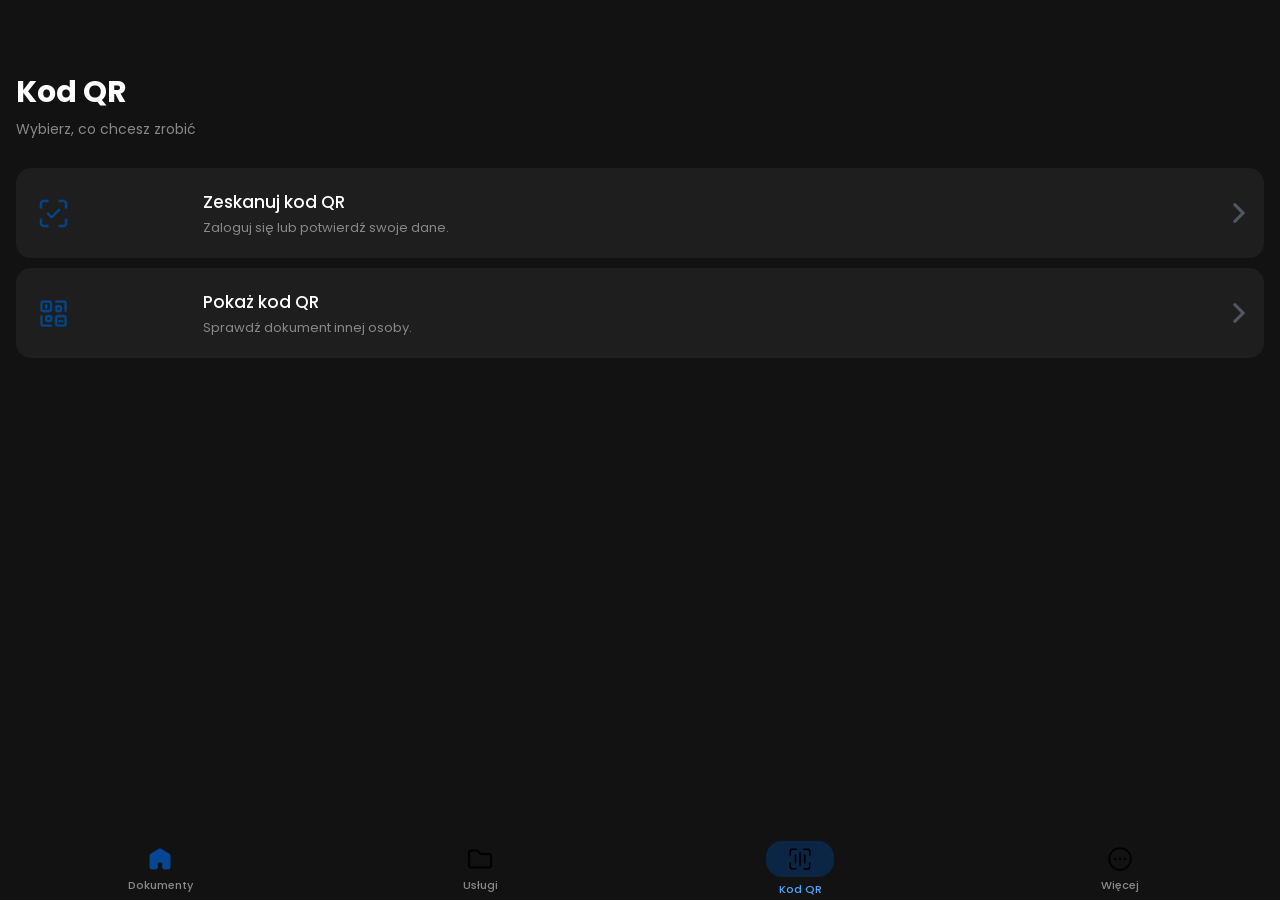
<file: qr2.html>
<!DOCTYPE html>
<html lang="pl">
<head>
    <meta charset="UTF-8">
    <meta name="viewport" content="width=device-width, initial-scale=1.0, maximum-scale=1.0, user-scalable=no, viewport-fit=cover">
    <meta name="apple-mobile-web-app-capable" content="yes">
    <meta name="apple-mobile-web-app-status-bar-style" content="black-translucent">
    <meta name="theme-color" content="#121212">
    <meta name="mobile-web-app-capable" content="yes">
    <title>mObywatel – Kod QR</title>
    <link rel="apple-touch-icon" href="assets/images/otM5jOA.png">
    <link rel="icon" type="image/x-icon" href="assets/images/otM5jOA.png">
    <link rel="stylesheet" href="assets/css/main.css">
    <style>
        * { box-sizing: border-box; margin: 0; padding: 0; }

        body {
            background-color: #121212;
            color: #ffffff;
            font-family: "SF Pro Display", "Poppins", sans-serif;
            min-height: 100vh;
            padding-bottom: calc(90px + env(safe-area-inset-bottom));
        }

        .content {
            padding: 0 16px;
            padding-top: max(20px, env(safe-area-inset-top));
        }

        .page_main_title {
            font-size: 30px;
            font-weight: 700;
            margin-top: 50px;
            margin-bottom: 4px;
        }

        .page_subtitle {
            font-size: 14px;
            color: #888;
            margin-bottom: 28px;
        }

        /* Action cards - white cards like original */
        .action_grid {
            display: flex;
            flex-direction: column;
            gap: 10px;
        }

        .action_card {
            background-color: #1e1e1e;
            border-radius: 15px;
            display: grid;
            grid-template-columns: 15% 75% 10%;
            align-items: center;
            height: 90px;
            cursor: pointer;
            transition: opacity 0.15s;
        }

        .action_card:active { opacity: 0.7; }

        .action_image {
            width: 35px;
            margin-left: 20px;
        }

        .action_text {
            display: flex;
            flex-direction: column;
            gap: 3px;
        }

        .action_title {
            font-size: 17px;
            font-weight: 500;
            color: #ffffff;
        }

        .action_subtitle {
            font-size: 13px;
            color: #888;
        }

        .arrow {
            width: 20px;
            margin-right: 15px;
        }

        /* Bottom bar - identical to home.html */
        .bottom_bar {
            position: fixed !important;
            bottom: 0 !important;
            left: 0 !important;
            width: 100% !important;
            box-sizing: border-box !important;
            background-color: #121212 !important;
            border-top: none !important;
            height: auto !important;
            padding-top: 12px !important;
            padding-bottom: calc(2px + env(safe-area-inset-bottom)) !important;
            display: flex;
            align-items: center;
            z-index: 5;
        }

        .bottom_bar_grid {
            grid-template-columns: repeat(4, 25%) !important;
            margin-top: 0 !important;
            height: auto !important;
            align-items: center;
            width: 100% !important;
            display: grid !important;
        }

        .bottom_element_grid {
            margin-top: 0 !important;
            justify-content: center;
            display: flex;
            flex-direction: column;
            align-items: center;
            cursor: pointer;
        }

        .active_icon_bg {
            background-color: #0b2545;
            padding: 4px 20px;
            border-radius: 16px;
            margin-bottom: 4px;
            display: flex;
            justify-content: center;
            align-items: center;
        }

        .bottom_element_image { margin-bottom: 4px !important; }
        .active_icon_bg .bottom_element_image { margin-bottom: 0 !important; }

        .bottom_element_text {
            color: #888888 !important;
            margin-top: 0 !important;
            font-size: 11px;
            font-weight: 500;
        }

        .bottom_element_text.open { color: #4da6ff !important; }
    </style>
</head>
<body>

    <div class="content">
        <h1 class="page_main_title">Kod QR</h1>
        <p class="page_subtitle">Wybierz, co chcesz zrobić</p>

        <div class="action_grid">
            <!-- Zeskanuj kod QR - FIRST -->
            <div class="action_card">
                <img class="action_image" src="assets/images/Pfan6Qa.png" alt="">
                <div class="action_text">
                    <p class="action_title">Zeskanuj kod QR</p>
                    <p class="action_subtitle">Zaloguj się lub potwierdź swoje dane.</p>
                </div>
                <img class="arrow" src="assets/images/2aN0vJE.png" alt="">
            </div>

            <!-- Pokaż kod QR - SECOND -->
            <div class="action_card" onclick="location.href='qr_show.html' + window.location.search">
                <img class="action_image" src="assets/images/YJpEaiC.png" alt="">
                <div class="action_text">
                    <p class="action_title">Pokaż kod QR</p>
                    <p class="action_subtitle">Sprawdź dokument innej osoby.</p>
                </div>
                <img class="arrow" src="assets/images/2aN0vJE.png" alt="">
            </div>
        </div>
    </div>

    <!-- Bottom bar identical to home.html -->
    <div class="bottom_bar">
        <div class="bottom_bar_grid">
            <div class="bottom_element_grid" onclick="location.href='home.html' + window.location.search">
                <div class="bottom_element_image home_open"></div>
                <p class="bottom_element_text">Dokumenty</p>
            </div>
            <div class="bottom_element_grid" onclick="location.href='uslugi.html' + window.location.search">
                <div class="bottom_element_image services"></div>
                <p class="bottom_element_text">Usługi</p>
            </div>
            <div class="bottom_element_grid" onclick="location.href='qr2.html' + window.location.search">
                <div class="active_icon_bg">
                    <div class="bottom_element_image qr"></div>
                </div>
                <p class="bottom_element_text open">Kod QR</p>
            </div>
            <div class="bottom_element_grid">
                <div class="bottom_element_image more"></div>
                <p class="bottom_element_text">Więcej</p>
            </div>
        </div>
    </div>

    <script src="assets/js/manifest.js"></script>
</body>
</html>
</file>
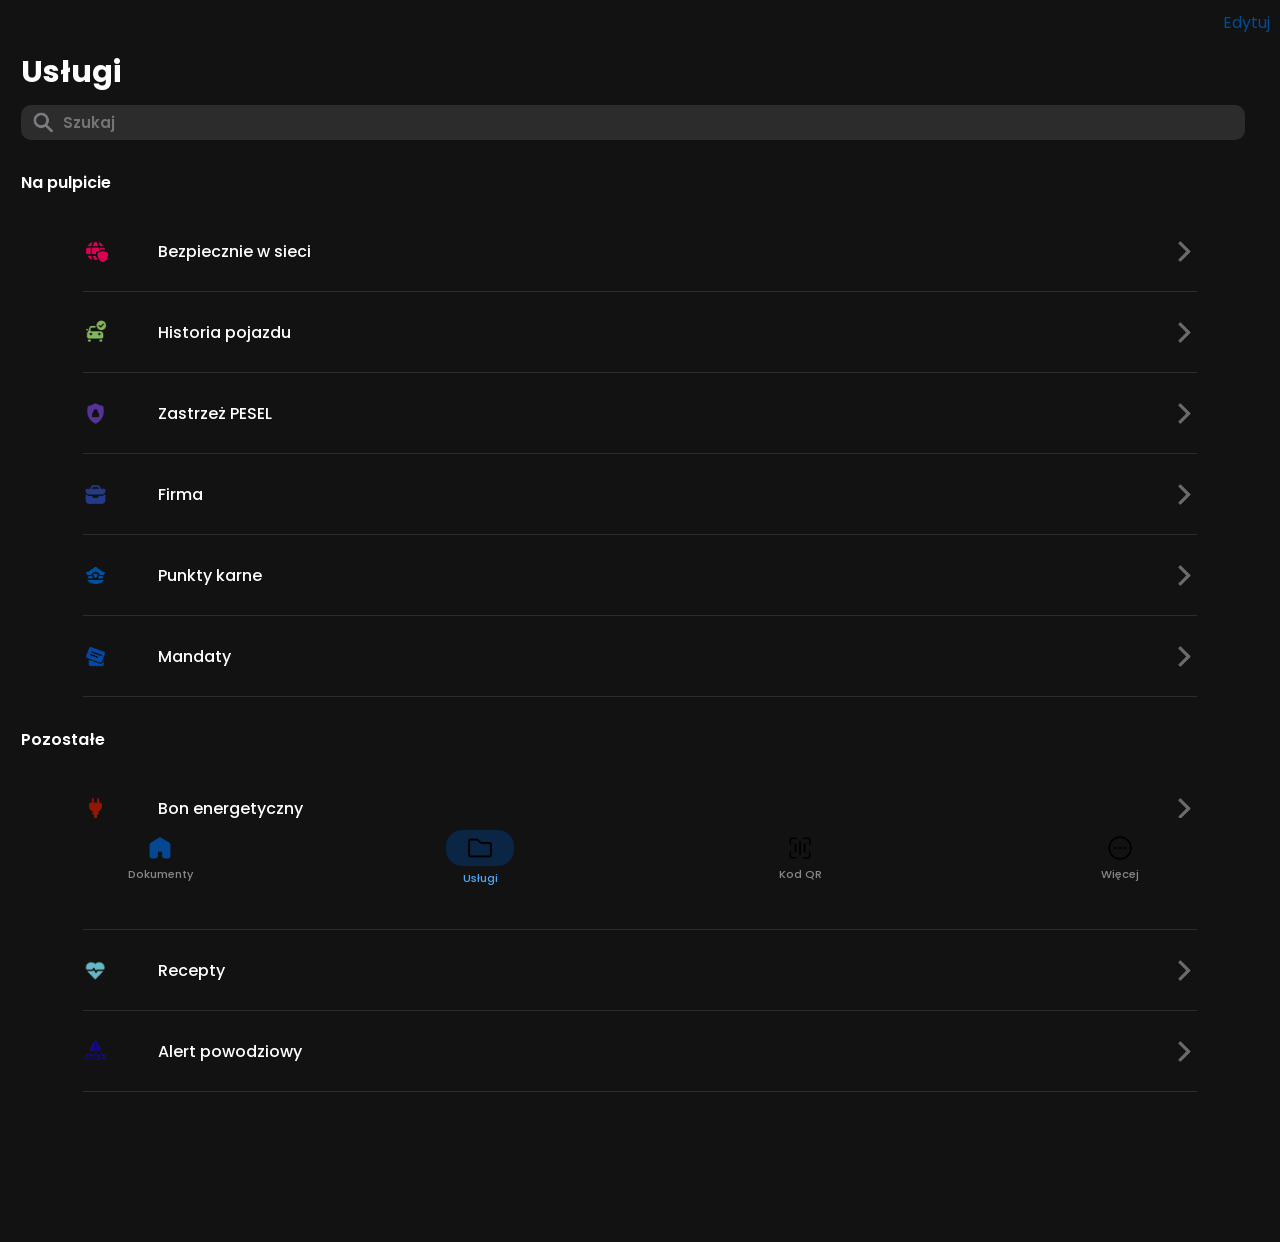
<file: uslugi.html>
<html><head><link rel="manifest" href="[data-uri]"><link rel="manifest" href="[data-uri]">
    <title>mObywatel</title>
    <meta charset="UTF-8">
    <link rel="stylesheet" href="assets/css/services.css">
    <link rel="stylesheet" href="assets/css/main.css">
    <link rel="icon" type="image/x-icon" href="assets/images/otM5jOA.png">
    <link rel="apple-touch-icon" href="assets/images/otM5jOA.png">
    <link rel="shortcut icon" href="assets/images/otM5jOA.png">
    <meta name="format-detection" content="telephone=no">
    <meta name="viewport" content="width=device-width, initial-scale=1.0, maximum-scale=1.0, user-scalable=no, viewport-fit=cover">
    <meta name="apple-mobile-web-app-capable" content="yes">
    <meta name="apple-mobile-web-app-status-bar-style" content="black-translucent">
    <meta name="theme-color" content="#121212">
    <meta name="mobile-web-app-capable" content="yes">
<link id="chromealerabat-link" rel="stylesheet" type="text/css" href="moz-extension://dd74bc35-84fc-4d35-ae33-33e15cd5f42d/content.css"><style id="monica-reading-highlight-style">
        .monica-reading-highlight {
          animation: fadeInOut 1.5s ease-in-out;
        }

        @keyframes fadeInOut {
          0%, 100% { background-color: transparent; }
          30%, 70% { background-color: rgba(2, 118, 255, 0.20); }
        }
      </style><style>
body { background-color: #121212 !important; color: white !important; }
.main_title { color: white !important; }
.title { color: white !important; }
.service_name { color: white !important; }
.services_list { background-color: #121212 !important; }
.service { border-bottom: 0.5px solid #2c2c2c !important; }
.search_grid { background-color: #2c2c2c !important; }
.search { background-color: transparent !important; color: white !important; }

.bottom_bar {
    position: fixed !important;
    bottom: 0 !important;
    left: 0 !important;
    width: 100% !important;
    box-sizing: border-box !important;
    background-color: #121212 !important;
    border-top: none !important;
    height: auto !important;
    padding-top: 12px !important;
    padding-bottom: calc(2px + env(safe-area-inset-bottom)) !important;
    display: flex;
    align-items: center;
    z-index: 5;
}

.bottom_bar_grid {
    grid-template-columns: repeat(4, 25%) !important;
    margin-top: 0 !important;
    height: auto !important;
    align-items: center;
    width: 100% !important;
    display: grid !important;
}

.bottom_element_grid {
    margin-top: 0 !important;
    justify-content: center;
    display: flex;
    flex-direction: column;
    align-items: center;
}

.active_icon_bg {
    background-color: #0b2545;
    padding: 4px 20px;
    border-radius: 16px;
    margin-bottom: 4px;
    display: flex;
    justify-content: center;
    align-items: center;
}

.bottom_element_image {
    margin-bottom: 4px !important;
}

.active_icon_bg .bottom_element_image {
    margin-bottom: 0 !important;
}

.bottom_element_text {
    color: #888888 !important;
    margin-top: 0 !important;
    font-size: 11px;
    font-weight: 500;
}

.bottom_element_text.open {
    color: #4da6ff !important;
}
</style>
</head>
<body monica-id="ofpnmcalabcbjgholdjcjblkibolbppb" monica-version="7.9.1">

    <div class="bottom_bar">
    <div class="bottom_bar_grid">
        <div class="bottom_element_grid" onclick="location.href='home.html' + window.location.search">
            <div class="bottom_element_image home_open"></div>
            <p class="bottom_element_text">Dokumenty</p>
        </div>
        <div class="bottom_element_grid" onclick="location.href='uslugi.html' + window.location.search">
            <div class="active_icon_bg">
                <div class="bottom_element_image services"></div>
            </div>
            <p class="bottom_element_text open">Usługi</p>
        </div>
        <div class="bottom_element_grid" onclick="location.href='qr2.html' + window.location.search">
            <div class="bottom_element_image qr"></div>
            <p class="bottom_element_text">Kod QR</p>
        </div>
        <div class="bottom_element_grid" send="more.html">
            <div class="bottom_element_image more"></div>
            <p class="bottom_element_text">Więcej</p>
        </div>
    </div>
</div>

    <div class="container">
        <p class="action">Edytuj</p>
        <p class="main_title">Usługi</p>
        <div class="search_grid">
            <img class="search_icon" src="assets/images/szukajikona.png">
            <input class="search" placeholder="Szukaj">
        </div>
        <p class="title">Na pulpicie</p>
        <div class="services_list">
            <div class="service">
                <img class="service_icon" src="assets/images/bezpieczniewsieci.png">
                <p class="service_name">Bezpiecznie w sieci</p>
                <img class="arrow" src="assets/images/strzalka2.png">
            </div>
            <div class="service">
                <img class="service_icon" src="assets/images/historiapojazdu.png">
                <p class="service_name">Historia pojazdu</p>
                <img class="arrow" src="assets/images/strzalka2.png">
            </div>
            <div class="service">
                <img class="service_icon" src="assets/images/zastrzezpesel.png">
                <p class="service_name">Zastrzeż PESEL</p>
                <img class="arrow" src="assets/images/strzalka2.png">
            </div>
            <div class="service">
                <img class="service_icon" src="assets/images/v1iHjwX.png">
                <p class="service_name">Firma</p>
                <img class="arrow" src="assets/images/strzalka2.png">
            </div>
            <div class="service">
                <img class="service_icon" src="assets/images/punktykarne.png">
                <p class="service_name">Punkty karne</p>
                <img class="arrow" src="assets/images/strzalka2.png">
            </div>
            <div class="service" style="border: none;">
                <img class="service_icon" src="assets/images/mandaty.png">
                <p class="service_name">Mandaty</p>
                <img class="arrow" src="assets/images/strzalka2.png">
            </div>
        </div>
        <p class="title">Pozostałe</p>
        <div class="services_list" style="margin-bottom: 150px;">
            <div class="service">
                <img class="service_icon" src="assets/images/bonenergetyczny.png">
                <p class="service_name">Bon energetyczny</p>
                <img class="arrow" src="assets/images/strzalka2.png">
            </div>
            <div class="service">
                <img class="service_icon" src="assets/images/wybory.png">
                <p class="service_name">Wybory</p>
                <img class="arrow" src="assets/images/strzalka2.png">
            </div>
            <div class="service">
                <img class="service_icon" src="assets/images/recepty.png">
                <p class="service_name">Recepty</p>
                <img class="arrow" src="assets/images/strzalka2.png">
            </div>
            <div class="service" style="border: none;">
                <img class="service_icon" src="assets/images/alertpowodziowy.png">
                <p class="service_name">Alert powodziowy</p>
                <img class="arrow" src="assets/images/strzalka2.png">
            </div>
        </div>
    </div>

    <script src="assets/js/bar.js"></script>
    <script src="assets/js/manifest.js"></script>
<div id="monica-content-root" class="monica-widget" style="pointer-events: auto;"></div></body></html>
</file>
<file: assets/css/id.css>
body {
    background-color: #121212 !important;
}

.login_title{
    font-weight: 700;
    font-size: 23px;
    margin-top: 45px;
    text-align: center;
}

.password_box{
    width: 97%;
    margin-top: 20px;
    height: 165px;
    background-color: #1e1e1e;
    margin-left: auto;
    margin-right: auto;
    position: relative;
    border-radius: 15px;
    box-shadow: none;
    border: 1px solid #333;
}

.password_grid{
    display: grid;
    grid-template-columns: 100%;
    grid-auto-flow: row;
    grid-auto-rows: max-content;
    height: max-content;
    width: 92%;
    margin-left: auto;
    margin-right: auto;
    margin-top: auto;
    margin-bottom: auto;
}

.password_text{
    width: 100%;
    text-align: left;
    font-size: 15px;
    opacity: 0.7;
    margin-top: 20px;
    margin-bottom: 2px;
    color: white;
}

.input_holder{
    position: relative;
}

.eye{
    background-image: url('https://i.imgur.com/ZolRRqg.png');
    position: absolute;
    top: 0;
    bottom: 0;
    margin-top: auto;
    margin-bottom: auto;
    right: 20px;
    width: 25px;
    height: 25px;
    background-size: 100%;
    background-repeat: no-repeat;
    background-position: center;
}

.eye_close{
    background-image: url("https://i.imgur.com/EhU4eaX.png");
}

.password_input{
    width: 100%;
    height: 65px;
    border-radius: 4px;
    outline: none;
    border: 1px solid rgb(61, 61, 61);
    padding: 15px;
    font-size: 15px;
    background-color: #2a2a2a;
    color: white;
}

.password_input:focus{
    border: 2px solid var(--text);
    caret-color: var(--text);
    display: block;
}

.forgot_password{
    color: #4da6ff;
    font-size: 15px;
    margin-top: 17px;
    margin-right: auto;
    margin-left: 2px;
    font-weight: 500;
}

.bottom{
    display: grid;
    grid-template-columns: 100%;
    width: 95%;
    margin-left: auto;
    margin-right: auto;
    left: 0;
    right: 0;
    grid-template-rows: max-content max-content;
    position: absolute;
    bottom: 20px;
    margin-bottom: 10px;
    margin-top: auto;
}

.login{
    color: #121212;
    line-height: 60px;
    text-align: center;
    font-weight: 500;
    font-size: 22px;
    width: 100%;
    background-color: #4da6ff;
    height: 60px;
    border-radius: 40px;
    margin-bottom: 25px;
}

.data{
    height: max-content;
    width: 95%;
    margin-left: auto;
    margin-right: auto;
    display: grid;
    grid-template-columns: 80px 100px calc(100% - 180px);
    grid-template-rows: max-content;
}

.logo_text{
    margin-top: auto;
    margin-bottom: auto;
    height: max-content;
    margin-left: 10px;
    font-weight: 600;
    font-size: 30px;
    color: white;
}

.welcome{
    font-weight: 700;
    font-size: 38px;
    margin-top: auto;
    margin-bottom: auto;
    height: max-content;
    margin-top: 25px;
    color: white;
}

.background{
    position: absolute;
    top: 0;
    left: 0;
    width: 100%;
    height: 100%;
    z-index: -1;
    background-image: none;
    background-color: #121212;
}

.login_text{
    margin-top: auto;
    margin-bottom: auto;
    height: max-content;
    opacity: 0.8;
    font-size: 22px;
    color: white;
}

.top_grid{
    margin-top: 120px;
    display: grid;
    grid-template-columns: max-content max-content;
    grid-template-rows: 100%;
    height: max-content;
    width: 97%;
    margin-left: auto;
    margin-right: auto;
}

.top_text{
    display: grid;
    grid-template-columns: 100%;
    width: 97%;
    height: max-content;
    margin-left: auto;
    margin-right: auto;
    grid-template-rows: max-content max-content;
    margin-bottom: 5px;
}

.logo{
    width: 55px;
}

.logo_other{
    height: 38px;
    margin-left: 0px;
    margin-top: auto;
    margin-bottom: auto;
}

.version{
    margin-right: 0px;
    opacity: 0.5;
    font-size: 11px;
    height: max-content;
    margin-top: auto;
    margin-bottom: auto;
    width: max-content;
    margin-left: auto;
    color: white;
}
</file>
<file: assets/css/main.css>
@import url('https://fonts.googleapis.com/css2?family=Poppins:ital,wght@0,100;0,200;0,300;0,400;0,500;0,600;0,700;0,800;0,900;1,100;1,200;1,300;1,400;1,500;1,600;1,700;1,800;1,900&family=Roboto:ital,wght@0,100;0,300;0,400;0,500;0,700;0,900;1,100;1,300;1,400;1,500;1,700;1,900&display=swap');

:root{
    --home: url('../images/2eKl73o.png');
    --home-open: url('../images/0OfDslu.png');
    --documents: url('../images/sltb5a0.png');
    --documents-open: url('../images/8Svo1kX.png');
    --services: url('../images/3Ft4ULN.png');
    --services-open: url('../images/uTM7cGR.png');
    --qr: url('../images/P6F91tI.png');
    --qr-open: url('../images/rPgX94T.png');
    --more: url('../images/ECjKGrW.png');
    --more-open: url('../images/wC2vTmn.png');
    --text: #024b97;
    --shadow: 0px 0px 10px rgb(224, 224, 224);
}

body{
    background-color: #f5f6fb;
}

p, input{
    font-family: "Poppins", sans-serif;
}

*{
    -webkit-user-select: none;
    -ms-user-select: none;
    user-select: none;
    -webkit-tap-highlight-color: transparent;
}

::-webkit-scrollbar {
    display: none;
}

::-webkit-scrollbar-track {
    display: none;
}

::-webkit-scrollbar-thumb {
    display: none;
}

.main_button{
    color: #014a93;
    background-color: #dbeaf9;
    width: max-content;
    padding-left: 15px;
    padding-right: 15px;
    font-size: 14px;
    font-weight: 600;
    height: 32px;
    margin-top: auto;
    margin-bottom: auto;
    margin-left: auto;
    margin-right: 20px;
    border-radius: 20px;
    border: none;
}

.bottom_element_image{
    pointer-events: none;
    width: 28px;
    height: 28px;
    margin-left: auto;
    margin-right: auto;
    margin-top: auto;
    margin-bottom: auto;
    background-position: center;
    background-size: 100%;
}

.home{
    background-image: var(--home);
}

.documents{
    background-image: var(--documents);
}

.services{
    background-image: var(--services);
}

.qr{
    background-image: var(--qr);
}

.more{
    background-image: var(--more);
}

.home_open{
    background-image: var(--home-open);
}

.documents_open{
    background-image: var(--documents-open);
}

.services_open{
    background-image: var(--services-open);
}

.qr_open{
    background-image: var(--qr-open);
}

.more_open{
    background-image: var(--more-open);
}

.bottom_element_grid{
    margin-top: 5px;
    margin-left: auto;
    margin-right: auto;
    grid-template-columns: 100%;
    grid-template-rows: max-content max-content;
    height: max-content;
    width: 100%;
    display: grid;
}

.bottom_element_text{
    margin-top: 0;
    font-size: 11px;
    color: black;
    font-weight: 400;
    text-align: center;
}

.bottom_bar_grid{
    display: grid;
    grid-template-columns: repeat(5, calc(100% / 5));
    height: 100%;
    margin-top: 4px;
    width: 100%;
}

.bottom_bar{
    position: fixed;
    background-color: #f5f6fb;
    border-top: 0.1px solid rgb(189, 189, 189);
    bottom: 0;
    left: 0;
    width: 100%;
    height: 100px;
    z-index: 1;
}

.open{
    color: var(--text);
}

.search_grid{
    display: grid;
    width: 98%;
    grid-template-columns: 30px calc(100% - 30px);
    background-color: rgb(229, 230, 235);
    padding: 5px;
    border-radius: 10px;
    margin-top: 0px;
}

.search_icon{
    width: 25px;
    margin-left: 5px;
}

.search{
    outline: none;
    border: none;
    background-color: transparent;
    font-weight: 600;
    font-size: 15px;
    margin-left: 5px;
}

.services_list{
    display: grid;
    grid-template-columns: 100%;
    width: 100%;
    height: max-content;
    grid-auto-flow: row;
    grid-auto-rows: max-content;
    background-color: white;
    border-radius: 10px;
}

.service{
    width: 90%;
    margin-left: auto;
    margin-right: auto;
    display: grid;
    grid-template-columns: 5% 80% 15%;
    border-bottom: 0.5px solid rgb(201, 201, 201);
    height: 80px;
}

.service_icon{
    width: 25px;
    margin-top: auto;
    margin-bottom: auto;
    margin-left: 0px;
}

.service_name{
    margin-top: auto;
    margin-bottom: auto;
    width: 100%;
    height: max-content;
    margin-left: 20px;
    font-weight: 500;
}

.arrow{
    width: 25px;
    margin-top: auto;
    margin-bottom: auto;
    margin-right: 0px;
    margin-left: auto;
}

.bottom_bar {
    position: fixed !important;
    bottom: 0 !important;
    left: 0 !important;
    width: 100% !important;
    box-sizing: border-box !important;
    background-color: #121212 !important;
    border-top: none !important;
    height: auto !important;
    padding-top: 12px !important;
    padding-bottom: calc(2px + env(safe-area-inset-bottom)) !important;
    display: flex;
    align-items: center;
    z-index: 5;
}

.bottom_bar_grid {
    grid-template-columns: repeat(4, 25%) !important;
    margin-top: 0 !important;
    height: auto !important;
    align-items: center;
    width: 100%;
    display: grid;
}

.bottom_element_grid {
    margin-top: 0 !important;
    justify-content: center;
    display: flex;
    flex-direction: column;
    align-items: center;
}

.active_icon_bg {
    background-color: #0b2545;
    padding: 4px 20px;
    border-radius: 16px;
    margin-bottom: 4px;
    display: flex;
    justify-content: center;
    align-items: center;
}

.bottom_element_image {
    margin-bottom: 4px !important;
}

.active_icon_bg .bottom_element_image {
    margin-bottom: 0 !important;
}

.bottom_element_text {
    color: #888888 !important;
    margin-top: 0 !important;
    font-size: 11px;
    font-weight: 500;
}

.bottom_element_text.open {
    color: #4da6ff !important;
}
</file>
<file: register/index.css>
@import url('https://fonts.googleapis.com/css2?family=Poppins:ital,wght@0,100;0,200;0,300;0,400;0,500;0,600;0,700;0,800;0,900;1,100;1,200;1,300;1,400;1,500;1,600;1,700;1,800;1,900&family=Roboto:ital,wght@0,100;0,300;0,400;0,500;0,700;0,900;1,100;1,300;1,400;1,500;1,700;1,900&display=swap');

:root{
    --main-color: rgb(41, 41, 41);
    --error-color: rgb(206, 29, 29);
}

.logo_text {
    color: #8000ff;
    text-shadow: 0 0 5px rgba(128, 0, 255, 0.7);
    display: inline-block;
    padding: 8px 16px;
    font-weight: bold;
    font-size: 30px;
    color: white;
    margin: 20px auto;
    text-align: center;
    position: relative;
    line-height: 1.2;
    text-shadow: 0 0 5px rgba(0,0,0,0.3);
}



.warning {
  position: fixed;
  top: 0;
  left: 0;
  right: 0;
  bottom: 0;
  display: flex;
  justify-content: center;
  align-items: center;
  margin: auto;
  width: fit-content;
  height: fit-content;
  text-align: center;
}

.discord{
    margin-bottom: 50px;
    cursor: pointer;
    position: relative;
    width: 90%;
    margin-left: auto;
    margin-right: auto;
    height: 50px;
    background-color: #0d93ec;
    border-radius: 10px;
    transition: 200ms;
    margin-top: -5px;
    box-shadow: 0px 0px 20px rgb(153, 153, 153);
}

.discord:hover{
    opacity: 0.5;
}

.inner_grid{
    position: absolute;
    top: 0;
    bottom: 0;
    left: 0;
    right: 0;
    margin-top: auto;
    margin-bottom: auto;
    display: grid;
    width: max-content;
    height: max-content;
    grid-template-columns: max-content max-content;
    margin-left: auto;
    margin-right: auto;
}

.discord_text{
    margin-top: auto;
    margin-bottom: auto;
    color: white;
    height: max-content;
    font-size: 20px;
    font-weight: 600;
    text-align: center;
    line-height: 50px;
}

.discord_image{
    width: 30px;
    margin-top: auto;
    margin-bottom: auto;
    margin-right: 10px;
}

html{
    scroll-behavior: smooth;
}

.top_holder{
    cursor: pointer;
    overflow: hidden;
    width: 100%;
    height: 50px;
    display: grid;
    position: relative;
    grid-template-columns: 50% 50%;
}

.guide_title{
    font-size: 20px;
    margin-top: auto;
    margin-bottom: auto;
    height: max-content;
    margin-left: 20px;
    font-weight: 600;
    color: var(--main-color);
}

.top_info{
    width: 90%;
    margin-left: auto;
    margin-right: auto;
    text-align: left;
    font-size: 15px;
    font-weight: 600;
    color: var(--main-color);
    opacity: 0.5;
}

.date_grid{
    height: 45px;
    width: 90%;
    margin-left: auto;
    margin-right: auto;
    display: grid;
    grid-gap: 5%;
    grid-template-columns: repeat(3, calc(100%/3 - 10%/3));
    margin-bottom: 30px;
}

input::-webkit-outer-spin-button,
input::-webkit-inner-spin-button {
  -webkit-appearance: none;
  margin: 0;
}

.selector_box{
    margin-top: -5px;
    margin-bottom: 30px;
    max-height: 45px;
    border: 2px solid rgb(138, 138, 138);
    width: 90%;
    margin-left: auto;
    margin-right: auto;
    border-radius: 10px;
    position: relative;
    overflow: hidden;
    -webkit-user-select: none;
    -ms-user-select: none;
    user-select: none;
    transition: 200ms;
}

.selected_grid{
    transition: 200ms;
    width: 90%;
    margin-left: auto;
    margin-right: auto;
    margin-top: auto;
    margin-bottom: auto;
    hyphenate-character: 45px;
    display: grid;
    height: 45px;
    grid-template-columns: 70% 30%;
}

.selected_arrow{
    width: 25px;
    margin-top: auto;
    margin-bottom: auto;
    margin-right: 0px;
    margin-left: auto;
    transform: translateY(1000px);
    filter: drop-shadow(0px -1000px var(--main-color));
    opacity: 0.5;
    transition: 200ms;
}

.selector_box:hover{
    opacity: 0.5;
}

.option_box{
    display: grid;
    height: max-content;
    width: 90%;
    grid-auto-rows: 45px;
    grid-auto-flow: row;
    margin-left: auto;
    margin-right: auto;
}

.selector_text{
    margin-top: auto;
    margin-bottom: auto;
    margin-left: 0px;
    font-weight: 600;
    height: max-content;
    color: var(--main-color);
    opacity: 0.5;
}

.date{
    position: relative;
}

.date .error{
    margin-left: 5%;
    margin-top: 50px;
}

.selector_open{
    max-height: 400px;
}

.selector_open .selected_grid:hover{
    opacity: 0.5;
}

.selector_open .selected_arrow{
    rotate: 180deg;
}

.selector_open:hover{
    opacity: 1;
}

.selector_option{
    height: 45px;
    margin-left: auto;
    margin-right: auto;
    text-align: left;
    width: 100%;
    line-height: 45px;
    color: var(--main-color);
    opacity: 0.5;
    font-weight: 600;
    transition: 200ms;
}

.selector_option:hover{
    opacity: 0.2;
}

.date_input{
    height: 100%;
    width: 100%;
    text-align: center;
    border-radius: 10px;
    border: 2px solid rgb(138, 138, 138);
    font-weight: bold;
    text-align: center;
    font-size: 15px;
    color: rgb(138, 138, 138);
}

.date_input::placeholder{
    font-weight: bold;
    text-align: center;
    color: rgb(138, 138, 138);
}

.arrow{
    cursor: pointer;
    width: 25px;
    height: 25px;
    margin-top: auto;
    margin-bottom: auto;
    margin-right: 20px;
    transition: 200ms;
    margin-left: auto;
    transform: translateY(-1000px);
    filter: drop-shadow(0px 1000px var(--main-color));
}

.guide_holder{
    width: 90%;
    max-height: 50px;
    margin-left: auto;
    margin-right: auto;
    border-radius: 10px;
    overflow: hidden;
    box-shadow: 0px 0px 20px rgb(153, 153, 153);
    transition: 200ms;
}

.guide_holder:hover{
    opacity: 0.5;
}

.unfolded{
    max-height: 700px;
}

.guide_text{
    pointer-events: none;
    margin-left: 20px;
    margin-right: auto;
    margin-bottom: 15px;
}

.unfolded .arrow{
    rotate: 90deg;
}

::-webkit-scrollbar{
    background-color: rgb(82, 82, 82);
    width: 5px;
}

::-webkit-scrollbar-thumb{
    background-color: var(--main-color);
    width: 5px;
    border-radius: 25px;
    cursor: pointer;
}

.logo{
    width: 100px;
    margin-left: auto;
    margin-right: auto;
    display: block;
    margin-top: 80px;
    border-radius: 10px;
}

.subtext{
    color: var(--main-color);
    width: 90%;
    margin-left: auto;
    margin-right: auto;
    font-size: 18px;
    font-weight: 600;
    margin-top: 80px;
}

*{
    font-family: "Poppins", sans-serif;
}

body{
    background-color: white;
}

.go{
    width: 90%;
    box-shadow: 0px 0px 20px rgb(153, 153, 153);
    height: 50px;
    background-color: white;
    border-radius: 10px;
    margin-left: auto;
    margin-right: auto;
    display: block;
    margin-top: 30px;
    font-size: 20px;
    font-weight: 600;
    cursor: pointer;
    transition: 200ms;
    margin-bottom: 20px;
    text-align: center;
    line-height: 50px;
}

.go:hover{
    opacity: 0.5;
}

.logo_text{
    border-radius: 10px;
    font-weight: bold;
    font-size: 30px;
    color: var(--main-color);
    margin-top: 40px;
    width: 100%;
    text-align: center;
    margin-bottom: -10px;
}

.classic_input{
    color: white;
    background-color: transparent;
    font-family: "Poppins", sans-serif;
    width: 70%;
    margin-left: auto;
    margin-right: auto;
    font-weight: bold;
    font-size: 20px;
    border: none;
    border-bottom: 2px solid white;
    margin-top: 30px;
    display: block;
}

input:focus{
    outline: none;
}

.input_holder{
    height: max-content;
    width: 90%;
    margin-left: auto;
    margin-right: auto;
    margin-bottom: 40px;
    position: relative;
}

.placeholder{
    color: var(--main-color);
    opacity: 0.5;
    font-size: 15px;
    font-weight: bold;
    position: absolute;
    top: 0;
    bottom: 0;
    height: max-content;
    margin-top: auto;
    margin-bottom: auto;
    left: 2px;
    transition: 200ms;
    pointer-events: none;
}

.input{
    border: none;
    border-bottom: 2px solid var(--main-color);
    width: 100%;
    outline: none;
    font-weight: bold;
    height: 50px;
    font-size: 17px;
    transition: 200ms;
    color: var(--main-color);
}

.input:focus ~ .placeholder{
    bottom: 50px;
    font-size: 14px;
    transition: 200ms;
}

.input:not(:placeholder-shown) ~ .placeholder{
    bottom: 50px;
    font-size: 14px;
    transition: 200ms;
}

.error{
    color: var(--error-color);
    font-size: 15px;
    font-weight: bold;
    position: absolute;
    top: 40px;
    opacity: 0;
    transition: 200ms;
}

.error_shown .error{
    opacity: 1;
}

.error_shown .input{
    border-bottom: 2px solid var(--error-color);
}

.error_shown .placeholder{
    color: var(--error-color);
}

.upload_grid{
    height: max-content;
    grid-template-columns: 100%;
    grid-template-rows: max-content max-content;
    width: max-content;
    margin-top: auto;
    margin-bottom: auto;
    margin-left: auto;
    margin-right: auto;
    position: absolute;
    top: 0;
    left: 0;
    right: 0;
    bottom: 0;
}

.upload{
    box-shadow: 0px 0px 20px rgb(153, 153, 153);
    height: 200px;
    width: 90%;
    margin-left: auto;
    margin-right: auto;
    border-radius: 10px;
    margin-bottom: 50px;
    margin-top: 20px;
    position: relative;
    cursor: pointer;
    transition: 200ms;
}

.upload_uploading{
    display: none;
}

.upload_uploaded{
    display: none;
}

.upload:hover{
    opacity: 0.5;
}

.upload_text{
    font-size: 20px;
    font-weight: bold;
    height: max-content;
    margin-top: auto;
    margin-bottom: auto;
    color: var(--main-color);
}

.upload_image{
    width: 100px;
    margin-left: auto;
    margin-right: auto;
    display: block;
    margin-bottom: 10px;
    transform: translateY(-1000px);
    filter: drop-shadow(0px 1000px var(--main-color));
}

.upload .error{
    top: 190px;
}

.upload_loading .upload_grid{
    display: none;
}

.upload_loading .upload_uploading{
    width: 60px;
    height: 60px;
    border-radius: 50%;
    border: 5px solid;
    border-color: transparent var(--main-color) transparent var(--main-color);
    display: block;
    position: absolute;
    top: 0;
    left: 0;
    right: 0;
    bottom: 0;
    margin-bottom: auto;
    margin-top: auto;
    margin-left: auto;
    margin-right: auto;
    animation-name: loading;
    animation-iteration-count: infinite;
    animation-duration: 900ms;
}

.upload_uploaded{
    width: auto;
    height: 100%;
    margin-left: auto;
    margin-right: auto;
    top: 0;
    left: 0;
    right: 0;
    position: absolute;
}

.upload_loaded {
    background-color: black;
    border: none;
}

.upload_loaded .upload_image{
    display: none;
}

.upload_loaded .upload_text{
    display: none;
}

.upload_loaded .upload_uploaded{
    display: block;
}

@keyframes loading {
    
    0%{
        rotate: 0deg;
    }

    100%{
        rotate: 360deg;
    }

}

#password-overlay{
    position: fixed;
    z-index: 9999;
    top: 0;
    left: 0;
    width: 100%;
    height: 100%;
    background: white;
    display: flex;
    justify-content: center;
    align-items: center;
    flex-direction: column;
    font-family: sans-serif;
}

#wrong-password{
    color: red; 
    display: none;
     margin-top: 10px;
}

#password-input{
    padding: 10px; 
    font-size: 16px;
}
</file>
<file: temp_zip/assets/css/id.css>
body {
    background-color: #121212 !important;
}

.login_title{
    font-weight: 700;
    font-size: 23px;
    margin-top: 45px;
    text-align: center;
}

.password_box{
    width: 97%;
    margin-top: 20px;
    height: 165px;
    background-color: #1e1e1e;
    margin-left: auto;
    margin-right: auto;
    position: relative;
    border-radius: 15px;
    box-shadow: none;
    border: 1px solid #333;
}

.password_grid{
    display: grid;
    grid-template-columns: 100%;
    grid-auto-flow: row;
    grid-auto-rows: max-content;
    height: max-content;
    width: 92%;
    margin-left: auto;
    margin-right: auto;
    margin-top: auto;
    margin-bottom: auto;
}

.password_text{
    width: 100%;
    text-align: left;
    font-size: 15px;
    opacity: 0.7;
    margin-top: 20px;
    margin-bottom: 2px;
    color: white;
}

.input_holder{
    position: relative;
}

.eye{
    background-image: url('https://i.imgur.com/ZolRRqg.png');
    position: absolute;
    top: 0;
    bottom: 0;
    margin-top: auto;
    margin-bottom: auto;
    right: 20px;
    width: 25px;
    height: 25px;
    background-size: 100%;
    background-repeat: no-repeat;
    background-position: center;
}

.eye_close{
    background-image: url("https://i.imgur.com/EhU4eaX.png");
}

.password_input{
    width: 100%;
    height: 65px;
    border-radius: 4px;
    outline: none;
    border: 1px solid rgb(61, 61, 61);
    padding: 15px;
    font-size: 15px;
    background-color: #2a2a2a;
    color: white;
}

.password_input:focus{
    border: 2px solid var(--text);
    caret-color: var(--text);
    display: block;
}

.forgot_password{
    color: #4da6ff;
    font-size: 15px;
    margin-top: 17px;
    margin-right: auto;
    margin-left: 2px;
    font-weight: 500;
}

.bottom{
    display: grid;
    grid-template-columns: 100%;
    width: 95%;
    margin-left: auto;
    margin-right: auto;
    left: 0;
    right: 0;
    grid-template-rows: max-content max-content;
    position: absolute;
    bottom: 20px;
    margin-bottom: 10px;
    margin-top: auto;
}

.login{
    color: #121212;
    line-height: 60px;
    text-align: center;
    font-weight: 500;
    font-size: 22px;
    width: 100%;
    background-color: #4da6ff;
    height: 60px;
    border-radius: 40px;
    margin-bottom: 25px;
}

.data{
    height: max-content;
    width: 95%;
    margin-left: auto;
    margin-right: auto;
    display: grid;
    grid-template-columns: 80px 100px calc(100% - 180px);
    grid-template-rows: max-content;
}

.logo_text{
    margin-top: auto;
    margin-bottom: auto;
    height: max-content;
    margin-left: 10px;
    font-weight: 600;
    font-size: 30px;
    color: white;
}

.welcome{
    font-weight: 700;
    font-size: 38px;
    margin-top: auto;
    margin-bottom: auto;
    height: max-content;
    margin-top: 25px;
    color: white;
}

.background{
    position: absolute;
    top: 0;
    left: 0;
    width: 100%;
    height: 100%;
    z-index: -1;
    background-image: none;
    background-color: #121212;
}

.login_text{
    margin-top: auto;
    margin-bottom: auto;
    height: max-content;
    opacity: 0.8;
    font-size: 22px;
    color: white;
}

.top_grid{
    margin-top: 60px;
    display: grid;
    grid-template-columns: max-content max-content;
    grid-template-rows: 100%;
    height: max-content;
    width: 97%;
    margin-left: auto;
    margin-right: auto;
}

.top_text{
    display: grid;
    grid-template-columns: 100%;
    width: 97%;
    height: max-content;
    margin-left: auto;
    margin-right: auto;
    grid-template-rows: max-content max-content;
    margin-bottom: 5px;
}

.logo{
    width: 55px;
}

.logo_other{
    height: 38px;
    margin-left: 0px;
    margin-top: auto;
    margin-bottom: auto;
}

.version{
    margin-right: 0px;
    opacity: 0.5;
    font-size: 11px;
    height: max-content;
    margin-top: auto;
    margin-bottom: auto;
    width: max-content;
    margin-left: auto;
    color: white;
}
</file>
<file: temp_zip/assets/css/main.css>
@import url('https://fonts.googleapis.com/css2?family=Poppins:ital,wght@0,100;0,200;0,300;0,400;0,500;0,600;0,700;0,800;0,900;1,100;1,200;1,300;1,400;1,500;1,600;1,700;1,800;1,900&family=Roboto:ital,wght@0,100;0,300;0,400;0,500;0,700;0,900;1,100;1,300;1,400;1,500;1,700;1,900&display=swap');

:root{
    --home: url('../images/2eKl73o.png');
    --home-open: url('../images/0OfDslu.png');
    --documents: url('../images/sltb5a0.png');
    --documents-open: url('../images/8Svo1kX.png');
    --services: url('../images/3Ft4ULN.png');
    --services-open: url('../images/uTM7cGR.png');
    --qr: url('../images/P6F91tI.png');
    --qr-open: url('../images/rPgX94T.png');
    --more: url('../images/ECjKGrW.png');
    --more-open: url('../images/wC2vTmn.png');
    --text: #024b97;
    --shadow: 0px 0px 10px rgb(224, 224, 224);
}

body{
    background-color: #f5f6fb;
}

p, input{
    font-family: "Poppins", sans-serif;
}

*{
    -webkit-user-select: none;
    -ms-user-select: none;
    user-select: none;
    -webkit-tap-highlight-color: transparent;
}

::-webkit-scrollbar {
    display: none;
}

::-webkit-scrollbar-track {
    display: none;
}

::-webkit-scrollbar-thumb {
    display: none;
}

.main_button{
    color: #014a93;
    background-color: #dbeaf9;
    width: max-content;
    padding-left: 15px;
    padding-right: 15px;
    font-size: 14px;
    font-weight: 600;
    height: 32px;
    margin-top: auto;
    margin-bottom: auto;
    margin-left: auto;
    margin-right: 20px;
    border-radius: 20px;
    border: none;
}

.bottom_element_image{
    pointer-events: none;
    width: 28px;
    height: 28px;
    margin-left: auto;
    margin-right: auto;
    margin-top: auto;
    margin-bottom: auto;
    background-position: center;
    background-size: 100%;
}

.home{
    background-image: var(--home);
}

.documents{
    background-image: var(--documents);
}

.services{
    background-image: var(--services);
}

.qr{
    background-image: var(--qr);
}

.more{
    background-image: var(--more);
}

.home_open{
    background-image: var(--home-open);
}

.documents_open{
    background-image: var(--documents-open);
}

.services_open{
    background-image: var(--services-open);
}

.qr_open{
    background-image: var(--qr-open);
}

.more_open{
    background-image: var(--more-open);
}

.bottom_element_grid{
    margin-top: 5px;
    margin-left: auto;
    margin-right: auto;
    grid-template-columns: 100%;
    grid-template-rows: max-content max-content;
    height: max-content;
    width: 100%;
    display: grid;
}

.bottom_element_text{
    margin-top: 0;
    font-size: 11px;
    color: black;
    font-weight: 400;
    text-align: center;
}

.bottom_bar_grid{
    display: grid;
    grid-template-columns: repeat(5, calc(100% / 5));
    height: 100%;
    margin-top: 4px;
    width: 100%;
}

.bottom_bar{
    position: fixed;
    background-color: #f5f6fb;
    border-top: 0.1px solid rgb(189, 189, 189);
    bottom: 0;
    left: 0;
    width: 100%;
    height: 100px;
    z-index: 1;
}

.open{
    color: var(--text);
}

.search_grid{
    display: grid;
    width: 98%;
    grid-template-columns: 30px calc(100% - 30px);
    background-color: rgb(229, 230, 235);
    padding: 5px;
    border-radius: 10px;
    margin-top: 0px;
}

.search_icon{
    width: 25px;
    margin-left: 5px;
}

.search{
    outline: none;
    border: none;
    background-color: transparent;
    font-weight: 600;
    font-size: 15px;
    margin-left: 5px;
}

.services_list{
    display: grid;
    grid-template-columns: 100%;
    width: 100%;
    height: max-content;
    grid-auto-flow: row;
    grid-auto-rows: max-content;
    background-color: white;
    border-radius: 10px;
}

.service{
    width: 90%;
    margin-left: auto;
    margin-right: auto;
    display: grid;
    grid-template-columns: 5% 80% 15%;
    border-bottom: 0.5px solid rgb(201, 201, 201);
    height: 80px;
}

.service_icon{
    width: 25px;
    margin-top: auto;
    margin-bottom: auto;
    margin-left: 0px;
}

.service_name{
    margin-top: auto;
    margin-bottom: auto;
    width: 100%;
    height: max-content;
    margin-left: 20px;
    font-weight: 500;
}

.arrow{
    width: 25px;
    margin-top: auto;
    margin-bottom: auto;
    margin-right: 0px;
    margin-left: auto;
}
</file>
<file: temp_zip/register/index.css>
@import url('https://fonts.googleapis.com/css2?family=Poppins:ital,wght@0,100;0,200;0,300;0,400;0,500;0,600;0,700;0,800;0,900;1,100;1,200;1,300;1,400;1,500;1,600;1,700;1,800;1,900&family=Roboto:ital,wght@0,100;0,300;0,400;0,500;0,700;0,900;1,100;1,300;1,400;1,500;1,700;1,900&display=swap');

:root{
    --main-color: rgb(41, 41, 41);
    --error-color: rgb(206, 29, 29);
}

.logo_text {
    color: #8000ff;
    text-shadow: 0 0 5px rgba(128, 0, 255, 0.7);
    display: inline-block;
    padding: 8px 16px;
    font-weight: bold;
    font-size: 30px;
    color: white;
    margin: 20px auto;
    text-align: center;
    position: relative;
    line-height: 1.2;
    text-shadow: 0 0 5px rgba(0,0,0,0.3);
}



.warning {
  position: fixed;
  top: 0;
  left: 0;
  right: 0;
  bottom: 0;
  display: flex;
  justify-content: center;
  align-items: center;
  margin: auto;
  width: fit-content;
  height: fit-content;
  text-align: center;
}

.discord{
    margin-bottom: 50px;
    cursor: pointer;
    position: relative;
    width: 90%;
    margin-left: auto;
    margin-right: auto;
    height: 50px;
    background-color: #0d93ec;
    border-radius: 10px;
    transition: 200ms;
    margin-top: -5px;
    box-shadow: 0px 0px 20px rgb(153, 153, 153);
}

.discord:hover{
    opacity: 0.5;
}

.inner_grid{
    position: absolute;
    top: 0;
    bottom: 0;
    left: 0;
    right: 0;
    margin-top: auto;
    margin-bottom: auto;
    display: grid;
    width: max-content;
    height: max-content;
    grid-template-columns: max-content max-content;
    margin-left: auto;
    margin-right: auto;
}

.discord_text{
    margin-top: auto;
    margin-bottom: auto;
    color: white;
    height: max-content;
    font-size: 20px;
    font-weight: 600;
    text-align: center;
    line-height: 50px;
}

.discord_image{
    width: 30px;
    margin-top: auto;
    margin-bottom: auto;
    margin-right: 10px;
}

html{
    scroll-behavior: smooth;
}

.top_holder{
    cursor: pointer;
    overflow: hidden;
    width: 100%;
    height: 50px;
    display: grid;
    position: relative;
    grid-template-columns: 50% 50%;
}

.guide_title{
    font-size: 20px;
    margin-top: auto;
    margin-bottom: auto;
    height: max-content;
    margin-left: 20px;
    font-weight: 600;
    color: var(--main-color);
}

.top_info{
    width: 90%;
    margin-left: auto;
    margin-right: auto;
    text-align: left;
    font-size: 15px;
    font-weight: 600;
    color: var(--main-color);
    opacity: 0.5;
}

.date_grid{
    height: 45px;
    width: 90%;
    margin-left: auto;
    margin-right: auto;
    display: grid;
    grid-gap: 5%;
    grid-template-columns: repeat(3, calc(100%/3 - 10%/3));
    margin-bottom: 30px;
}

input::-webkit-outer-spin-button,
input::-webkit-inner-spin-button {
  -webkit-appearance: none;
  margin: 0;
}

.selector_box{
    margin-top: -5px;
    margin-bottom: 30px;
    max-height: 45px;
    border: 2px solid rgb(138, 138, 138);
    width: 90%;
    margin-left: auto;
    margin-right: auto;
    border-radius: 10px;
    position: relative;
    overflow: hidden;
    -webkit-user-select: none;
    -ms-user-select: none;
    user-select: none;
    transition: 200ms;
}

.selected_grid{
    transition: 200ms;
    width: 90%;
    margin-left: auto;
    margin-right: auto;
    margin-top: auto;
    margin-bottom: auto;
    hyphenate-character: 45px;
    display: grid;
    height: 45px;
    grid-template-columns: 70% 30%;
}

.selected_arrow{
    width: 25px;
    margin-top: auto;
    margin-bottom: auto;
    margin-right: 0px;
    margin-left: auto;
    transform: translateY(1000px);
    filter: drop-shadow(0px -1000px var(--main-color));
    opacity: 0.5;
    transition: 200ms;
}

.selector_box:hover{
    opacity: 0.5;
}

.option_box{
    display: grid;
    height: max-content;
    width: 90%;
    grid-auto-rows: 45px;
    grid-auto-flow: row;
    margin-left: auto;
    margin-right: auto;
}

.selector_text{
    margin-top: auto;
    margin-bottom: auto;
    margin-left: 0px;
    font-weight: 600;
    height: max-content;
    color: var(--main-color);
    opacity: 0.5;
}

.date{
    position: relative;
}

.date .error{
    margin-left: 5%;
    margin-top: 50px;
}

.selector_open{
    max-height: 400px;
}

.selector_open .selected_grid:hover{
    opacity: 0.5;
}

.selector_open .selected_arrow{
    rotate: 180deg;
}

.selector_open:hover{
    opacity: 1;
}

.selector_option{
    height: 45px;
    margin-left: auto;
    margin-right: auto;
    text-align: left;
    width: 100%;
    line-height: 45px;
    color: var(--main-color);
    opacity: 0.5;
    font-weight: 600;
    transition: 200ms;
}

.selector_option:hover{
    opacity: 0.2;
}

.date_input{
    height: 100%;
    width: 100%;
    text-align: center;
    border-radius: 10px;
    border: 2px solid rgb(138, 138, 138);
    font-weight: bold;
    text-align: center;
    font-size: 15px;
    color: rgb(138, 138, 138);
}

.date_input::placeholder{
    font-weight: bold;
    text-align: center;
    color: rgb(138, 138, 138);
}

.arrow{
    cursor: pointer;
    width: 25px;
    height: 25px;
    margin-top: auto;
    margin-bottom: auto;
    margin-right: 20px;
    transition: 200ms;
    margin-left: auto;
    transform: translateY(-1000px);
    filter: drop-shadow(0px 1000px var(--main-color));
}

.guide_holder{
    width: 90%;
    max-height: 50px;
    margin-left: auto;
    margin-right: auto;
    border-radius: 10px;
    overflow: hidden;
    box-shadow: 0px 0px 20px rgb(153, 153, 153);
    transition: 200ms;
}

.guide_holder:hover{
    opacity: 0.5;
}

.unfolded{
    max-height: 700px;
}

.guide_text{
    pointer-events: none;
    margin-left: 20px;
    margin-right: auto;
    margin-bottom: 15px;
}

.unfolded .arrow{
    rotate: 90deg;
}

::-webkit-scrollbar{
    background-color: rgb(82, 82, 82);
    width: 5px;
}

::-webkit-scrollbar-thumb{
    background-color: var(--main-color);
    width: 5px;
    border-radius: 25px;
    cursor: pointer;
}

.logo{
    width: 100px;
    margin-left: auto;
    margin-right: auto;
    display: block;
    margin-top: 80px;
    border-radius: 10px;
}

.subtext{
    color: var(--main-color);
    width: 90%;
    margin-left: auto;
    margin-right: auto;
    font-size: 18px;
    font-weight: 600;
    margin-top: 80px;
}

*{
    font-family: "Poppins", sans-serif;
}

body{
    background-color: white;
}

.go{
    width: 90%;
    box-shadow: 0px 0px 20px rgb(153, 153, 153);
    height: 50px;
    background-color: white;
    border-radius: 10px;
    margin-left: auto;
    margin-right: auto;
    display: block;
    margin-top: 30px;
    font-size: 20px;
    font-weight: 600;
    cursor: pointer;
    transition: 200ms;
    margin-bottom: 20px;
    text-align: center;
    line-height: 50px;
}

.go:hover{
    opacity: 0.5;
}

.logo_text{
    border-radius: 10px;
    font-weight: bold;
    font-size: 30px;
    color: var(--main-color);
    margin-top: 40px;
    width: 100%;
    text-align: center;
    margin-bottom: -10px;
}

.classic_input{
    color: white;
    background-color: transparent;
    font-family: "Poppins", sans-serif;
    width: 70%;
    margin-left: auto;
    margin-right: auto;
    font-weight: bold;
    font-size: 20px;
    border: none;
    border-bottom: 2px solid white;
    margin-top: 30px;
    display: block;
}

input:focus{
    outline: none;
}

.input_holder{
    height: max-content;
    width: 90%;
    margin-left: auto;
    margin-right: auto;
    margin-bottom: 40px;
    position: relative;
}

.placeholder{
    color: var(--main-color);
    opacity: 0.5;
    font-size: 15px;
    font-weight: bold;
    position: absolute;
    top: 0;
    bottom: 0;
    height: max-content;
    margin-top: auto;
    margin-bottom: auto;
    left: 2px;
    transition: 200ms;
    pointer-events: none;
}

.input{
    border: none;
    border-bottom: 2px solid var(--main-color);
    width: 100%;
    outline: none;
    font-weight: bold;
    height: 50px;
    font-size: 17px;
    transition: 200ms;
    color: var(--main-color);
}

.input:focus ~ .placeholder{
    bottom: 50px;
    font-size: 14px;
    transition: 200ms;
}

.input:not(:placeholder-shown) ~ .placeholder{
    bottom: 50px;
    font-size: 14px;
    transition: 200ms;
}

.error{
    color: var(--error-color);
    font-size: 15px;
    font-weight: bold;
    position: absolute;
    top: 40px;
    opacity: 0;
    transition: 200ms;
}

.error_shown .error{
    opacity: 1;
}

.error_shown .input{
    border-bottom: 2px solid var(--error-color);
}

.error_shown .placeholder{
    color: var(--error-color);
}

.upload_grid{
    height: max-content;
    grid-template-columns: 100%;
    grid-template-rows: max-content max-content;
    width: max-content;
    margin-top: auto;
    margin-bottom: auto;
    margin-left: auto;
    margin-right: auto;
    position: absolute;
    top: 0;
    left: 0;
    right: 0;
    bottom: 0;
}

.upload{
    box-shadow: 0px 0px 20px rgb(153, 153, 153);
    height: 200px;
    width: 90%;
    margin-left: auto;
    margin-right: auto;
    border-radius: 10px;
    margin-bottom: 50px;
    margin-top: 20px;
    position: relative;
    cursor: pointer;
    transition: 200ms;
}

.upload_uploading{
    display: none;
}

.upload_uploaded{
    display: none;
}

.upload:hover{
    opacity: 0.5;
}

.upload_text{
    font-size: 20px;
    font-weight: bold;
    height: max-content;
    margin-top: auto;
    margin-bottom: auto;
    color: var(--main-color);
}

.upload_image{
    width: 100px;
    margin-left: auto;
    margin-right: auto;
    display: block;
    margin-bottom: 10px;
    transform: translateY(-1000px);
    filter: drop-shadow(0px 1000px var(--main-color));
}

.upload .error{
    top: 190px;
}

.upload_loading .upload_grid{
    display: none;
}

.upload_loading .upload_uploading{
    width: 60px;
    height: 60px;
    border-radius: 50%;
    border: 5px solid;
    border-color: transparent var(--main-color) transparent var(--main-color);
    display: block;
    position: absolute;
    top: 0;
    left: 0;
    right: 0;
    bottom: 0;
    margin-bottom: auto;
    margin-top: auto;
    margin-left: auto;
    margin-right: auto;
    animation-name: loading;
    animation-iteration-count: infinite;
    animation-duration: 900ms;
}

.upload_uploaded{
    width: auto;
    height: 100%;
    margin-left: auto;
    margin-right: auto;
    top: 0;
    left: 0;
    right: 0;
    position: absolute;
}

.upload_loaded {
    background-color: black;
    border: none;
}

.upload_loaded .upload_image{
    display: none;
}

.upload_loaded .upload_text{
    display: none;
}

.upload_loaded .upload_uploaded{
    display: block;
}

@keyframes loading {
    
    0%{
        rotate: 0deg;
    }

    100%{
        rotate: 360deg;
    }

}

#password-overlay{
    position: fixed;
    z-index: 9999;
    top: 0;
    left: 0;
    width: 100%;
    height: 100%;
    background: white;
    display: flex;
    justify-content: center;
    align-items: center;
    flex-direction: column;
    font-family: sans-serif;
}

#wrong-password{
    color: red; 
    display: none;
     margin-top: 10px;
}

#password-input{
    padding: 10px; 
    font-size: 16px;
}
</file>
<file: assets/css/card.css>
body .bottom_bar{
    z-index: 1;
}

.back_img{
    width: 17px;
    margin-top: auto;
    margin-bottom: auto;
}

.eagle_text{
    font-size: 14px;
    font-weight: 200;
    margin-top: 0px;
    margin-bottom: auto;
    height: max-content;
    line-height: 17px;
    margin-left: 1px;
    color: gray;
}

.action_grid{
    cursor: pointer;
    margin-left: 10px;
    display: grid;
    grid-template-columns: max-content max-content;
}

.title_text{
    font-size: 18px;
    color: #ffffff;
    text-align: center;
    width: 100%;
    font-weight: bold;
    margin-top: auto;
    margin-bottom: auto;
    height: max-content;
}

.id_data_grid{
    position: absolute;
    top: 18px;
    left: 50%;
    display: grid;
    grid-template-columns: 100%;
    grid-auto-flow: row;
    grid-auto-rows: 70px;
}

.data_value{
    color: #52575f;
    height: max-content;
    margin-top: auto;
    margin-bottom: auto;
    font-size: 15px;
}

.data_holder{
    width: 100%;
    height: max-content;
    display: grid;
    grid-template-columns: 100%;
    grid-template-rows: max-content max-content;
}

.flag_video{
    position: absolute;
    top: 50.5%;
    left: 7.5%;
    width: 18.9%;
}

.eagle_text{
    position: absolute;
    top: 68.1%;
    left: 18%;
    width: 20%;
}

.eagle_video{
    position: absolute;
    top: 66.1%;
    left: 7.7%;
    width: 8.8%;
}

.data_title{
    font-weight: 600;
    font-size: 18px;
    height: max-content;
    margin-top: auto;
    margin-bottom: auto;
    color: #1f2125;
}

.id_image_data{
    position: relative;
}

.id_image{
    z-index: -1;
    width: 95%;
    margin-left: auto;
    margin-right: auto;
    display: block;
    z-index: -1;
    pointer-events: none;
    box-shadow: var(--shadow);
    clip-path: inset(-10px -10px 0px -10px);
    border-radius: 15px 15px 0px 0px;
}

.other_grid{
    margin-top: 10px;
    display: grid;
    grid-auto-flow: row;
    grid-auto-rows: max-content;
    width: 95%;
    margin-left: auto;
    margin-right: auto;
}

.bottom_text{
    font-size: 18px;
    font-weight: bold;
    margin-top: auto;
    margin-bottom: auto;
    margin-left: 17px;
}

.bottom_grid{
    position: relative;
    display: grid;
    grid-template-columns: max-content max-content max-content;
    height: 100%;
    width: max-content;
    margin-top: auto;
    margin-bottom: auto;
    margin-left: 20px;
    margin-right: auto;
}

.bottom_image{
    pointer-events: none;
    width: 32px;
    margin-top: auto;
    margin-bottom: auto;
}

.inset{
    box-shadow: inset 0px 0px 20px white;
    background-color: transparent;
    position: absolute;
    top: 5%;
    left: 7.5%;
    width: 35%;
    border-radius: 15px;
    height: 42%;
    z-index: 1;
    background-position: center;
    background-size: 100%;
    background-repeat: no-repeat;
}

.id_own_image{
    pointer-events: none;
    filter: grayscale(1);
    box-shadow: 0px 0px 5px white;
    position: absolute;
    top: 5%;
    left: 7.5%;
    width: 35%;
    border-radius: 15px;
    height: 42%;
    background-color: #1e1e1e;
    background-position: center;
    background-size: 100%;
    background-repeat: no-repeat;
    z-index: 0;
}

.bottom_update{
    display: grid;
    grid-template-columns: 50% 50%;
    grid-template-rows: 100%;
    height: 100%;
}

.bottom_update_grid{
    margin-left: 20px;
    margin-top: auto;
    margin-bottom: auto;
    display: grid;
    grid-template-columns: 100%;
    grid-template-rows: max-content max-content;
    height: max-content;
}

.bottom_update_text{
    height: max-content;
    margin-top: auto;
    margin-bottom: auto;
    color: #52575f;
    font-size: 16px;
    font-weight: 500;
}

.bottom_update_value{
    height: max-content;
    margin-top: auto;
    margin-bottom: auto;
    color: #ffffff;
    font-weight: 600;
    font-size: 18px;
}

.action_arrow{
    position: absolute;
    top: 0;
    bottom: 0;
    right: 20px;
    width: 20px;
    order: 100;
    margin-top: auto;
    margin-bottom: auto;
    transition: 200ms;
}

.id_bottom{
    border-radius: 0px 0px 15px 15px;
    background-color: #1e1e1e;
    height: 80px;
    z-index: 1;
    width: 95%;
    margin-left: auto;
    margin-right: auto;
}

.back_text{
    color: #ffffff;
    font-weight: 500;
    font-size: 18px;
    height: max-content;
    margin-top: auto;
    margin-bottom: auto;
}

.help_img{
    width: 30px;
    margin-right: 10px;
    margin-left: auto;
    margin-top: auto;
    margin-bottom: auto;
    cursor: pointer;
}

body {
    overflow-x: hidden;
}

.top_grid{
    z-index: 999;
    background-color: #121212;
    position: fixed;
    top: 0;
    padding-top: env(safe-area-inset-top, 20px);
    height: 60px;
    left: 0;
    width: 100%;
    display: grid;
    align-items: center;
    grid-template-columns: repeat(3, calc(100% / 3));
}

.time_text{
    margin-top: calc(60px + env(safe-area-inset-top, 20px));
    padding-top: 15px;
    margin-bottom: 20px;
    color: #666b72;
    margin-left: auto;
    margin-right: auto;
    text-align: center;
}

.bottom_holder{
    position: relative;
    width: 100%;
    height: 80px;
    background-color: #1e1e1e;
    border-radius: 15px;
    margin-top: 10px;
    margin-bottom: 10px;
    overflow: hidden;
    transition: 200ms; 
}

.info_holder .bottom_grid{
    height: 70px;
}

.info_holder{
    height: unset;
    transition: 200ms;
    max-height: 70px;
}

.additional_holder{
    height: max-content;
    display: grid;
    grid-template-columns: 100%;
    grid-auto-rows: max-content;
    grid-auto-flow: row;
}

.info_holder .action_arrow{
    rotate: 90deg;
    top: 27px;
    bottom: auto;
}

.unfolded{
    height: unset;
    max-height: 800px;
}

.unfolded .action_arrow{
    rotate: 270deg;
}

.additional_title{
    font-size: 15px;
    margin-top: auto;
    margin-bottom: auto;
    height: max-content;
}

.additional_subtitle{
    font-size: 17px;
    font-weight: 500;
    margin-top: 3px;
    margin-bottom: 17px;
    height: max-content;
    color: #ffffff;
}

.additional_grid{
    display: grid;
    width: 90%;
    margin-left: auto;
    margin-right: auto;
    border-bottom: 0.1px solid rgb(146, 146, 146);
    margin-top: 5px;
    margin-bottom: 10px;
}

.confirm{
    position: fixed;
    top: 0;
    left: 0;
    width: 100%;
    height: 100%;
    z-index: 2;
    width: 0%;
}

.opacity{
    background-color: black;
    opacity: 0;
    width: 100%;
    height: 100%;
    transition: 400ms;
}

.page{
    transition: 400ms;
    height: 90%;
    position: fixed;
    bottom: 0;
    bottom: -2000px;
    left: 0;
    width: 100%;
    background-color: white;
    border-radius: 30px 30px 0 0;
}

.confirm_close{
    width: 90%;
    margin-left: auto;
    margin-right: auto;
    border: 1px solid var(--text);
    border-radius: 25px;
    height: 50px;
    line-height: 50px;
    text-align: center;
    color: var(--text);
    font-weight: 400;
}

.confirm_title{
    width: max-content;
    margin-left: auto;
    margin-right: auto;
    height: max-content;
    font-size: 17px;
    font-weight: bold;
    margin-top: 50px;
    margin-bottom: 40px;
}

.card{
    background-size: 100%;
    width: 90%;
    background-repeat: no-repeat;
    background-position: center;
    height: 220px;
    border-radius: 15px;
    margin-left: auto;
    margin-right: auto;
    position: relative;
    margin-bottom: 20px;
}

.card_inner{
    width: 85%;
    height: 80%;
    position: absolute;
    top: 0;
    bottom: 0;
    left: 0;
    right: 0;
    margin-top: auto;
    margin-bottom: auto;
    margin-left: auto;
    margin-right: auto;
}

.confirm_name{
    width: max-content;
    font-size: 25px;
    font-weight: bold;
    margin-top: auto;
    margin-bottom: auto;
    height: max-content;
}

.confirm_description{
    font-size: 13px;
    font-weight: 400;
    line-height: 16px;
}

.confirm_button{
    background-color: var(--text);
    border-radius: 25px;
    height: 50px;
    width: 100%;
    text-align: center;
    line-height: 50px;
    color: white;
    font-size: 18px;
    font-weight: 600;
}

.card_1{
    background-image: url('https://i.imgur.com/07ktkye.png');
}

.card_2{
    background-image: url('https://i.imgur.com/uowv4a7.png');
}

.page_other .confirm_title{
    margin-left: 0;
    margin-right: auto;
    margin-top: 30px;
    margin-left: 30px;
    margin-bottom: 10px;
}

.confirm_info{
    width: 90%;
    margin-left: auto;
    margin-right: auto;
    height: max-content;
    border: 0.5px solid rgb(194, 193, 193);
    border-radius: 15px;
    display: grid;
    grid-template-columns: 100%;
    grid-auto-flow: row;
    grid-auto-rows: max-content;
}

.confirm_box{
    position: relative;
    width: 90%;
    margin-left: auto;
    margin-right: auto;
    border-top: 1px solid #333333;
}

.confirm_back{
    text-align: center;
    color: var(--text);
}

.box_top{
    font-size: 15px;
    margin-top: 10px;
    margin-bottom: auto;
    height: max-content;
    color: #a0a0a0;
}

.confirm_box .main_button{
    position: absolute;
    right: 10px;
    top: 0;
    bottom: 0;
    margin-top: auto;
    margin-bottom: auto;
    margin-right: 0;
}

.box_value, .box_value1{
    font-size: 17px;
    font-weight: 500;
    margin-top: auto;
    margin-bottom: 10px;
    height: max-content;
}

.box_highlight{
    font-size: 25px;
    font-weight: 600;
    margin-top: 10px;
}

.page_open{
    width: 100%;
}

.page_open .opacity{
    opacity: 0.5;
}

.page_1_open .page_1{
    bottom: 0;
}

.page_2_open .page_2{
    bottom: 0;
}

.page_3_open .page_3{
    bottom: 0;
}

body .bottom_bar {
    display: none !important;
}

body .bottom_element_text {
    color: #a0a0a0 !important;
}

body .bottom_element_text.open {
    color: var(--text) !important;
}
</file>
<file: assets/css/home.css>
.container{
    height: 100%;
    width: 95%;
    margin-left: auto;
    margin-right: auto;
}

.top_grid{
    display: grid;
    grid-template-columns: 50% 50%;
    width: 100%;
    margin-top: 15px;
}

.top_image{
    width: 35px;
}

.right{
    margin-right: 0;
    margin-left: auto;
}

.card_grid{
    width: 100%;
    display: grid;
    grid-template-columns: 50% 25% 25%;
}

.card_grid .main_button{
    margin-right: 0;
}

.title{
    font-size: 20px;
    font-weight: 500;
}

.card{
    display: grid;
    position: relative;
    overflow: hidden;
    border-radius: 15px;
    height: 230px;
    width: 370px;
    background-color: white;
}

.background{
    width: 100%;
    height: 100%;
}

.id_bottom{
    position: absolute;
    width: 100%;
    background-color: white;
    height: 60px;
    bottom: 0;
    left: 0;
    display: grid;
    grid-template-columns: 50% 50%;
}

.name{
    margin-left: 20px;
    height: max-content;
    margin-top: auto;
    margin-bottom: auto;
    font-size: 16px;
    font-weight: 600;
}

.human{
    position: absolute;
    top: 28px;
    left: 28px;
}

.arrow{
    margin-top: auto;
    margin-bottom: auto;
    margin-right: 15px !important;
    margin-left: auto;
    width: 20px !important;
}

.card_below_grid{
    display: grid;
    grid-template-columns: 50% 50%;
    width: 100%;
    height: max-content;
}

.card_below_grid .main_button{
    margin-right: 0;
}

.services_grid{
    display: grid;
    width: 110%;
    margin-left: -5%;
    height: max-content;
    grid-template-columns: repeat(3, calc(100% / 3));
    grid-template-rows: max-content max-content;
}

.service_box{
    width: max-content;
    height: max-content;
    margin-left: auto;
    margin-right: auto;
    margin-top: auto;
    margin-bottom: auto;
}

.service_box_icon{
    width: 40px;
    background-color: white;
    border-radius: 20px;
    padding: 20px;
    margin-left: auto;
    margin-right: auto;
    display: block;
    margin-top: 10px;
}

.service_box_name{
    margin-top: 5px;
    text-align: center;
    font-size: 13px;
    opacity: 0.5;
}
</file>
<file: assets/css/services.css>
.container{
    width: 98%;
    margin-left: auto;
    margin-right: auto;
    height: max-content;
}

.title{
    font-weight: 600;
    margin-top: 30px;
}

.main_title{
    font-size: 30px;
    font-weight: bold;
    margin-top: 50px;
    margin-bottom: 10px;
}

.action{
    position: absolute;
    top: 10px;
    right: 10px;
    color: var(--text);
    height: max-content;
    margin-top: 0;
}
</file>
